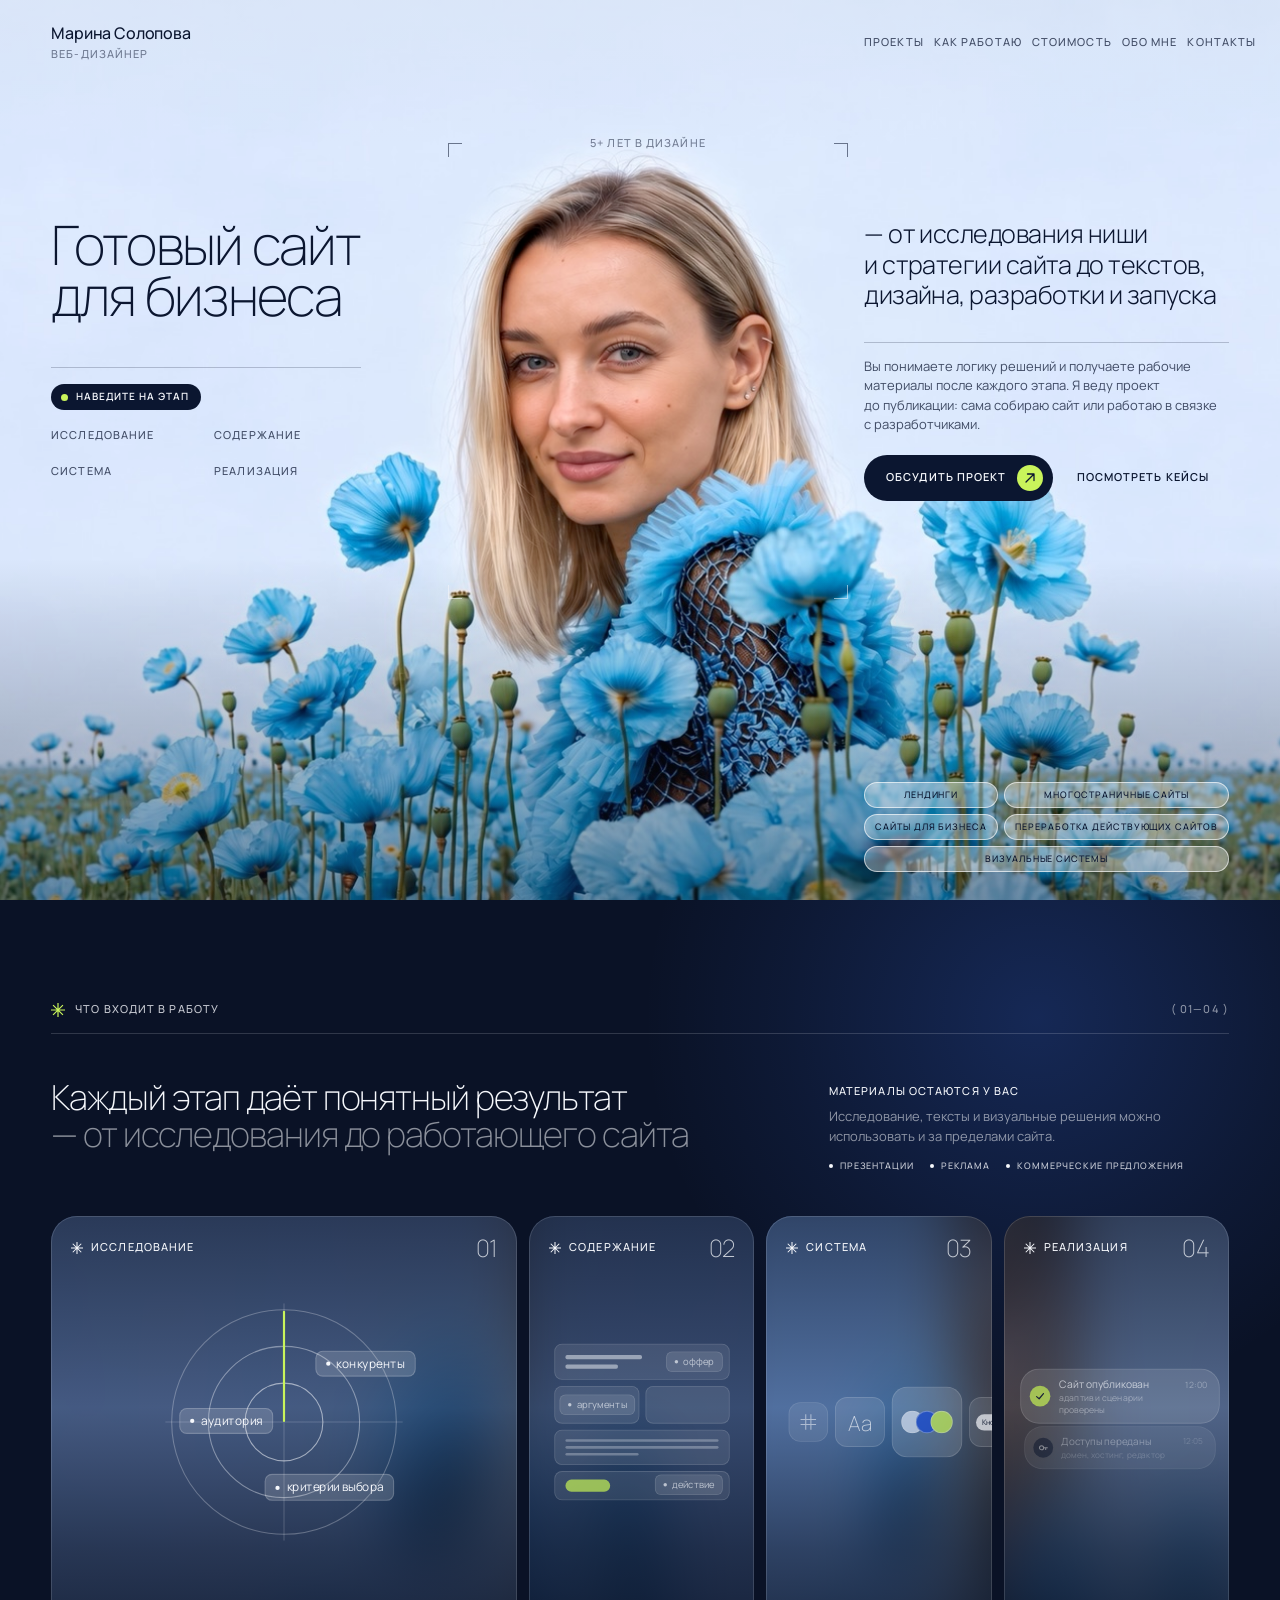
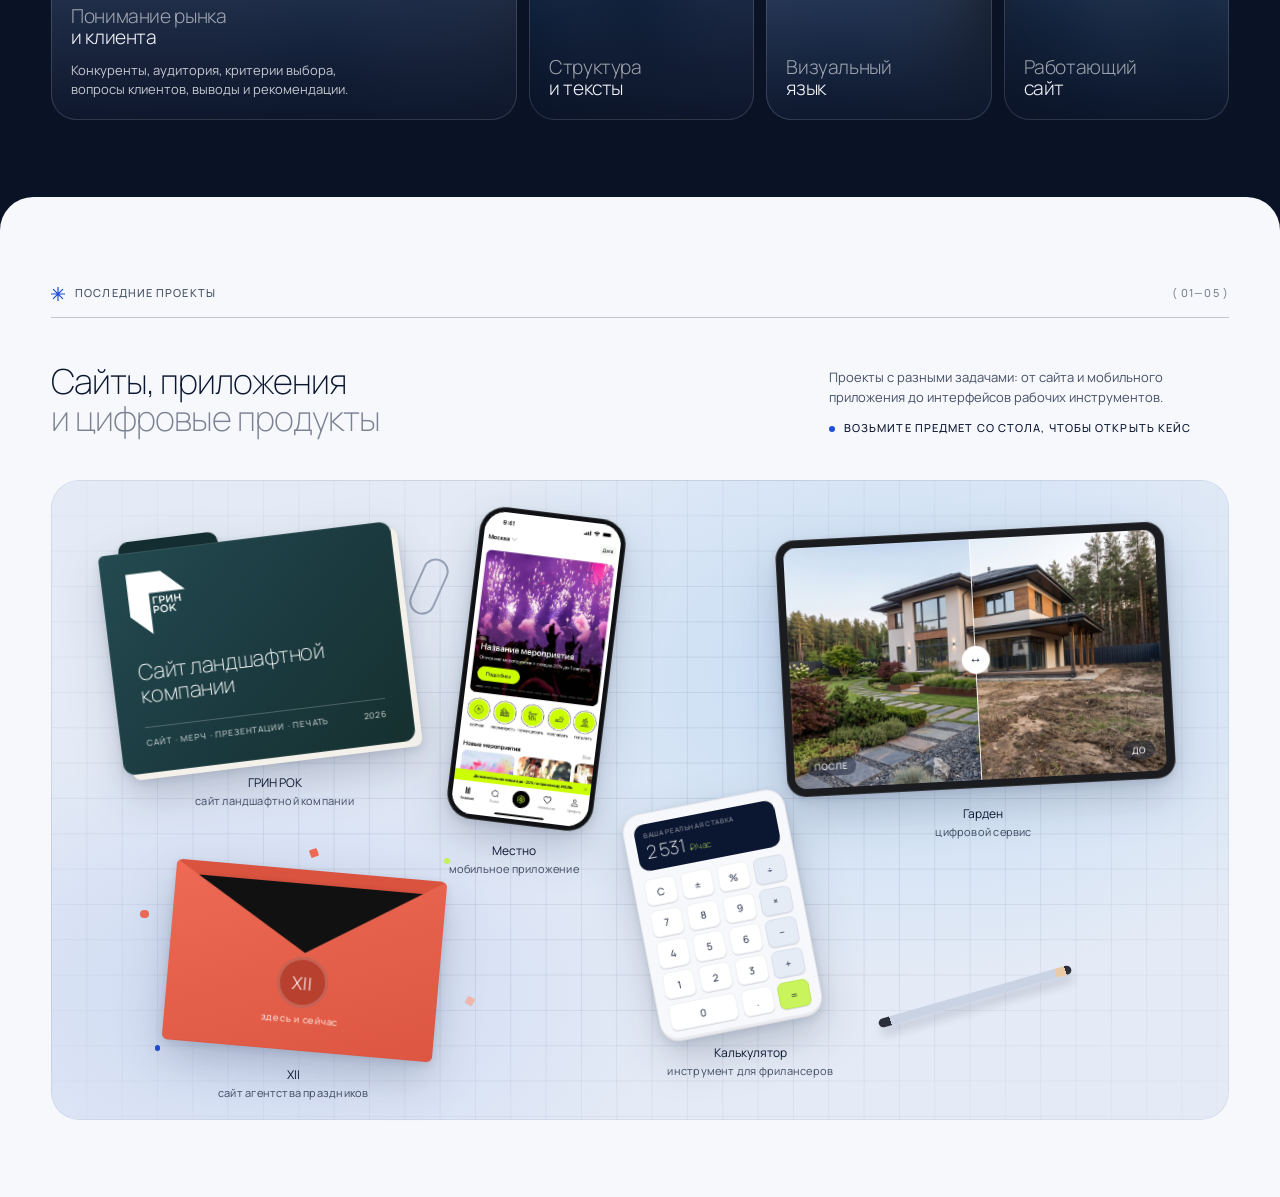
<file: index.html>
<!DOCTYPE html>
<html lang="ru">
<head>
<meta charset="UTF-8">
<meta name="viewport" content="width=device-width, initial-scale=1, viewport-fit=cover">
<title>Марина Солопова — сайты для бизнеса от исследования до запуска</title>
<meta name="description" content="Готовый сайт для бизнеса — от исследования ниши и стратегии сайта до текстов, дизайна, разработки и запуска. Марина Солопова, веб-дизайнер.">
<meta name="theme-color" content="#DCE6F6">
<link rel="preload" href="assets/fonts/Manrope-ExtraLight.woff2" as="font" type="font/woff2" crossorigin>
<link rel="preload" href="assets/img/hero-poster-v2.jpg" as="image">
<link rel="stylesheet" href="css/styles.css?v=45">
</head>
<body>
<a class="skip-link" href="#main">Перейти к содержимому</a>


<div class="menu" id="menu" role="dialog" aria-modal="true" aria-label="Меню" hidden>
  <div class="menu__top">
    <span class="top__name">Марина Солопова</span>
    <button class="menu__close" id="closeMenuBtn" type="button" aria-label="Закрыть меню"><span></span><span></span></button>
  </div>
  <ul class="menu__list">
    <li><i>01</i>Проекты</li>
    <li><i>02</i>Как работаю</li>
    <li><i>03</i>Стоимость</li>
    <li><i>04</i>Обо мне</li>
    <li><i>05</i>Контакты</li>
  </ul>
  <div class="menu__foot">
    <span class="top__status"><span class="dot" aria-hidden="true"></span>Открыта к проектам</span>
    <a class="btn" href="https://t.me/mariinasolopova" target="_blank" rel="noreferrer">Обсудить проект
      <svg class="arr" width="14" height="14" viewBox="0 0 14 14" fill="none" aria-hidden="true"><path d="M3 11L11 3M11 3H4.5M11 3V9.5" stroke="currentColor" stroke-width="1.3" stroke-linecap="round" stroke-linejoin="round"/></svg>
    </a>
  </div>
</div>

<main id="main">
  <section class="hero" id="hero">
    <header class="top">
      <div class="top__brand">
        <span class="top__name">Марина Солопова</span>
        <span class="top__role">Веб-дизайнер</span>
      </div>
      <nav class="top__nav" aria-label="Основная навигация">
        <ul>
          <li>Проекты</li>
          <li>Как работаю</li>
          <li>Стоимость</li>
          <li>Обо мне</li>
          <li>Контакты</li>
        </ul>
      </nav>
      <div class="top__side">
        <button class="burger" id="burgerBtn" type="button" aria-haspopup="dialog" aria-expanded="false" aria-controls="menu" aria-label="Открыть меню">
          <span></span><span></span>
        </button>
      </div>
    </header>

    <div class="hero__media">
      <video class="hero__video" id="heroVideo" poster="assets/img/hero-poster-v2.jpg" muted loop playsinline aria-hidden="true" tabindex="-1">
        <source src="assets/video/hero-loop-v2.mp4" type="video/mp4">
      </video>
      <div class="hero__shade" aria-hidden="true"></div>
      <div class="sweep" aria-hidden="true"></div>
      <div class="loadbar" aria-hidden="true"></div>

      <!-- Слои этапов: появляются поверх кадра при выборе этапа -->
      <div class="layers" aria-hidden="true">
        <div class="layer layer--1">
          <div class="layer__grid"></div>
          <span class="note note--l" style="--x:34%;--y:55.5%;--d:0"><b>конкуренты</b></span>
          <span class="note note--l" style="--x:27%;--y:68%;--d:1"><b>аудитория</b></span>
          <span class="note note--r" style="--x:60%;--y:63%;--d:2"><b>критерии выбора</b></span>
          <span class="note note--l note--up" style="--x:55%;--y:80%;--d:3"><b>вопросы клиентов</b></span>
        </div>
        <div class="layer layer--3">
          <div class="specimen"><span class="specimen__aa">Аа</span><span class="specimen__cap">Manrope<br>200 · 300 · 500</span></div>
          <div class="swatches">
            <span style="--c:#DCE6F6"><i></i>DCE6F6</span>
            <span style="--c:#6FB1EE"><i></i>6FB1EE</span>
            <span style="--c:#1F4FD8"><i></i>1F4FD8</span>
            <span style="--c:#0B1630"><i></i>0B1630</span>
            <span style="--c:#C9F45B"><i></i>C9F45B</span>
          </div>
          <div class="parts"><span class="parts__btn">Кнопка</span><span class="parts__chip">Тег</span><span class="parts__cap">компоненты</span></div>
        </div>
        <div class="layer layer--4">
          <div class="launch">
            <ul class="launch__list">
              <li style="--k:0">адаптив</li>
              <li style="--k:1">сценарии</li>
              <li style="--k:2">публикация</li>
            </ul>
            <div class="launch__btn"><span class="launch__go">Опубликовать</span><span class="launch__live"><i></i>Сайт в сети</span></div>
            <svg class="launch__cursor" width="18" height="20" viewBox="0 0 18 20" aria-hidden="true"><path d="M2 1.5v15l4.2-3.6 2.7 6 2.4-1.1-2.7-5.9 5.6-.4z" fill="#0B1630" stroke="#F6F8FC" stroke-width="1.4" stroke-linejoin="round"/></svg>
          </div>
        </div>
      </div>
    </div>

    <div class="wire" id="wire" aria-hidden="true"></div>
    <p class="stage-cap" id="stageCap" aria-hidden="true"></p>

    <div class="finder" aria-hidden="true">
      <span class="finder__c finder__c--tl"></span>
      <span class="finder__c finder__c--tr"></span>
      <span class="finder__c finder__c--bl"></span>
      <span class="finder__c finder__c--br"></span>
      <span class="finder__label finder__label--bottom">5+ лет в дизайне</span>
    </div>

    <h1 class="title title__a reveal" style="--i:1">Готовый сайт<br>для бизнеса</h1>

    <div class="stages reveal" style="--i:2">
      <p class="stages__hint"><span class="stages__dot" aria-hidden="true"></span>Наведите на этап</p>
      <ol class="stages__list" aria-label="Этапы работы">
      <li><button type="button" data-stage="1" data-cap="01 / Понимание рынка и клиента" aria-pressed="false" aria-label="Исследование: понимание рынка и клиента"><i>01</i><span>Исследование</span></button></li>
      <li><button type="button" data-stage="2" data-cap="02 / Структура и тексты" aria-pressed="false" aria-label="Содержание: структура и тексты"><i>02</i><span>Содержание</span></button></li>
      <li><button type="button" data-stage="3" data-cap="03 / Визуальный язык" aria-pressed="false" aria-label="Система: визуальный язык"><i>03</i><span>Система</span></button></li>
      <li><button type="button" data-stage="4" data-cap="04 / Работающий сайт" aria-pressed="false" aria-label="Реализация: работающий сайт"><i>04</i><span>Реализация</span></button></li>
      </ol>
    </div>

    <div class="side">
      <p class="title__b reveal" style="--i:3">— от&nbsp;исследования ниши и&nbsp;стратегии сайта до&nbsp;текстов, дизайна, разработки и&nbsp;запуска</p>
      <div class="cta reveal" style="--i:4">
        <p class="cta__text">Вы понимаете логику решений и&nbsp;получаете рабочие материалы после каждого этапа. Я&nbsp;веду проект до&nbsp;публикации: сама собираю сайт или работаю в&nbsp;связке с&nbsp;разработчиками.</p>
        <div class="cta__actions">
          <a class="btn" href="https://t.me/mariinasolopova" target="_blank" rel="noreferrer">Обсудить проект
            <svg class="arr" width="14" height="14" viewBox="0 0 14 14" fill="none" aria-hidden="true"><path d="M3 11L11 3M11 3H4.5M11 3V9.5" stroke="currentColor" stroke-width="1.3" stroke-linecap="round" stroke-linejoin="round"/></svg>
          </a>
          <a class="link" href="#case" data-scroll>Посмотреть кейсы</a>
        </div>
      </div>
    </div>

    <div class="lower">
      <ul class="tags reveal" style="--i:6" aria-label="С чем работаю">
        <li>Лендинги</li>
        <li>Многостраничные сайты</li>
        <li>Сайты для бизнеса</li>
        <li>Переработка действующих сайтов</li>
        <li>Визуальные системы</li>
      </ul>
    </div>

  </section>
  <section class="work" id="work" aria-labelledby="workTitle">
    <div class="work__head">
      <p class="work__cap">
        <svg class="spark" width="14" height="14" viewBox="0 0 14 14" aria-hidden="true"><path d="M7 0v14M0 7h14M2.05 2.05l9.9 9.9M11.95 2.05l-9.9 9.9" stroke="currentColor" stroke-width="1.2"/></svg>
        Что входит в&nbsp;работу
      </p>
      <p class="work__cap work__cap--dim">( 01—04 )</p>
    </div>
    <div class="work__intro">
      <h2 class="work__title" id="workTitle">Каждый этап даёт понятный<br class="br-m"> результат <span>—&nbsp;от&nbsp;исследования<br class="br-m"> до&nbsp;работающего сайта</span></h2>
      <div class="keep">
        <p class="keep__cap">Материалы остаются у&nbsp;вас</p>
        <p class="keep__text">Исследование, тексты и&nbsp;визуальные решения можно использовать и&nbsp;за&nbsp;пределами сайта.</p>
        <ul class="keep__uses">
          <li>Презентации</li>
          <li>Реклама</li>
          <li>Коммерческие предложения</li>
        </ul>
      </div>
    </div>

    <ol class="cards" id="cards">
      <li class="card is-open" style="--i:0; --bp:10% 62%; --tint:#7fa2d8; --lum:0.72" tabindex="0">
        <div class="card__bg" aria-hidden="true"></div>
        <div class="card__dots" aria-hidden="true"></div>
        <div class="card__top">
          <span class="card__name"><svg class="spark" width="12" height="12" viewBox="0 0 14 14" aria-hidden="true"><path d="M7 0v14M0 7h14M2.05 2.05l9.9 9.9M11.95 2.05l-9.9 9.9" stroke="currentColor" stroke-width="1.2"/></svg>Исследование</span>
          <span class="card__num">01</span>
        </div>
        <div class="card__art" aria-hidden="true">
          <div class="art art--radar">
            <svg viewBox="0 0 220 220" fill="none" stroke="currentColor" stroke-width="1">
              <circle cx="110" cy="110" r="104" opacity=".28"/>
              <circle cx="110" cy="110" r="70" opacity=".4"/>
              <circle cx="110" cy="110" r="36" opacity=".55"/>
              <path d="M110 0v220M0 110h220" opacity=".18"/>
            </svg>
            <span class="radar__arm" aria-hidden="true"></span>
            <span class="pin" style="left:63%; top:20%"><i></i>конкуренты</span>
            <span class="pin" style="left:6%; top:44%"><i></i>аудитория</span>
            <span class="pin" style="left:42%; top:72%"><i></i>критерии выбора</span>
          </div>
        </div>
        <div class="card__bottom">
          <h3 class="card__title"><span>Понимание рынка</span> и&nbsp;клиента</h3>
          <div class="card__more"><p class="card__text">Конкуренты, аудитория, критерии выбора, вопросы клиентов, выводы и&nbsp;рекомендации.</p></div>
        </div>
      </li>

      <li class="card" style="--i:1; --bp:88% 58%; --tint:#6f93cc; --lum:0.66" tabindex="0">
        <div class="card__bg" aria-hidden="true"></div>
        <div class="card__dots" aria-hidden="true"></div>
        <div class="card__top">
          <span class="card__name"><svg class="spark" width="12" height="12" viewBox="0 0 14 14" aria-hidden="true"><path d="M7 0v14M0 7h14M2.05 2.05l9.9 9.9M11.95 2.05l-9.9 9.9" stroke="currentColor" stroke-width="1.2"/></svg>Содержание</span>
          <span class="card__num">02</span>
        </div>
        <div class="card__art" aria-hidden="true">
          <div class="art art--page">
            <div class="pg pg--h"><b></b><b></b></div>
            <div class="pg pg--row"><i></i><i></i></div>
            <div class="pg pg--t"><b></b><b></b><b></b></div>
            <div class="pg pg--cta"><u></u></div>
            <span class="pin pin--a"><i></i>оффер</span>
            <span class="pin pin--b"><i></i>аргументы</span>
            <span class="pin pin--c"><i></i>действие</span>
          </div>
        </div>
        <div class="card__bottom">
          <h3 class="card__title"><span>Структура</span> и&nbsp;тексты</h3>
          <div class="card__more"><p class="card__text">Последовательность блоков, предложения, аргументы, тексты и&nbsp;интерактивный прототип.</p></div>
        </div>
      </li>

      <li class="card" style="--i:2; --bp:20% 60%; --tint:#86b6f2; --lum:0.8" tabindex="0">
        <div class="card__bg" aria-hidden="true"></div>
        <div class="card__dots" aria-hidden="true"></div>
        <div class="card__top">
          <span class="card__name"><svg class="spark" width="12" height="12" viewBox="0 0 14 14" aria-hidden="true"><path d="M7 0v14M0 7h14M2.05 2.05l9.9 9.9M11.95 2.05l-9.9 9.9" stroke="currentColor" stroke-width="1.2"/></svg>Система</span>
          <span class="card__num">03</span>
        </div>
        <div class="card__art" aria-hidden="true">
          <div class="art art--tiles">
            <span class="tile tile--s"><svg width="20" height="20" viewBox="0 0 20 20" fill="none" stroke="currentColor" stroke-width="1.2"><path d="M1 7h18M1 13h18M7 1v18M13 1v18"/></svg></span>
            <span class="tile tile--m"><em>Aa</em></span>
            <span class="tile tile--l"><i style="background:#DCE6F6"></i><i style="background:#1F4FD8"></i><i style="background:#C9F45B"></i></span>
            <span class="tile tile--m"><u>Кнопка</u></span>
            <span class="tile tile--s"><svg width="20" height="20" viewBox="0 0 20 20" fill="none" stroke="currentColor" stroke-width="1.2"><rect x="5.5" y="1" width="9" height="18" rx="2.5"/><path d="M9 16h2"/></svg></span>
          </div>
        </div>
        <div class="card__bottom">
          <h3 class="card__title"><span>Визуальный</span> язык</h3>
          <div class="card__more"><p class="card__text">Дизайн-концепция, мобильные версии, компоненты, правила графики и&nbsp;исходные файлы.</p></div>
        </div>
      </li>

      <li class="card" style="--i:3; --bp:72% 50%; --tint:#93b1de; --lum:0.74" tabindex="0">
        <div class="card__bg" aria-hidden="true"></div>
        <div class="card__dots" aria-hidden="true"></div>
        <div class="card__top">
          <span class="card__name"><svg class="spark" width="12" height="12" viewBox="0 0 14 14" aria-hidden="true"><path d="M7 0v14M0 7h14M2.05 2.05l9.9 9.9M11.95 2.05l-9.9 9.9" stroke="currentColor" stroke-width="1.2"/></svg>Реализация</span>
          <span class="card__num">04</span>
        </div>
        <div class="card__art" aria-hidden="true">
          <div class="art art--live">
            <div class="toast"><i><svg width="12" height="12" viewBox="0 0 12 12" fill="none" stroke="currentColor" stroke-width="1.4" stroke-linecap="round" stroke-linejoin="round"><path d="M2 6.5 5 9l5-6"/></svg></i><p>Сайт опубликован<small>адаптив и&nbsp;сценарии проверены</small></p><time>12:00</time></div>
            <div class="toast toast--2"><i><svg width="12" height="12" viewBox="0 0 12 12" fill="none" stroke="currentColor" stroke-width="1.3" stroke-linecap="round"><circle cx="4" cy="6" r="2.5"/><path d="M6.5 6H11M9 6v2"/></svg></i><p>Доступы переданы<small>домен, хостинг, редактор</small></p><time>12:05</time></div>
          </div>
        </div>
        <div class="card__bottom">
          <h3 class="card__title"><span>Работающий</span> сайт</h3>
          <div class="card__more"><p class="card__text">Адаптивная реализация, проверка основных сценариев, публикация и&nbsp;передача доступов.</p></div>
        </div>
      </li>
    </ol>
  </section>
  <section class="desk" id="case" aria-labelledby="deskTitle" tabindex="-1">
    <div class="desk__head">
      <p class="desk__cap"><svg class="spark" width="14" height="14" viewBox="0 0 14 14" aria-hidden="true"><path d="M7 0v14M0 7h14M2.05 2.05l9.9 9.9M11.95 2.05l-9.9 9.9" stroke="currentColor" stroke-width="1.2"/></svg>Последние проекты</p>
      <p class="desk__cap desk__cap--dim">( 01—05 )</p>
    </div>
    <div class="desk__intro">
      <h2 class="desk__title" id="deskTitle">Сайты, приложения <span>и&nbsp;цифровые продукты</span></h2>
      <div class="desk__lead">
        <p>Проекты с&nbsp;разными задачами: от&nbsp;сайта и&nbsp;мобильного приложения до&nbsp;интерфейсов рабочих инструментов.</p>
        <p class="desk__hint"><i aria-hidden="true"></i>Возьмите предмет со&nbsp;стола, чтобы открыть кейс</p>
      </div>
    </div>

    <div class="desk__stage" id="deskStage">
      <div class="desk__surface" aria-hidden="true"></div>
      <span class="deco deco--pencil" aria-hidden="true"></span>
      <span class="deco deco--clip" aria-hidden="true"></span>
      <span class="deco deco--confetti" aria-hidden="true"><i></i><i></i><i></i><i></i><i></i><i></i></span>

      <button type="button" class="obj obj--folder" data-case="greenrock" style="--d:0; --r:-7deg">
        <span class="obj__body">
          <span class="folder__tab"></span>
          <span class="folder__cover">
            <svg class="folder__mark" viewBox="0 0 300 300" aria-hidden="true"><path fill="currentColor" d="M129.508 158.5V129H149.424V133.678H134.667V158.5H129.508ZM154.615 158.5V129H166.285C169.725 129 172.459 129.898 174.489 131.697C176.519 133.495 177.533 135.911 177.533 138.945C177.533 142.12 176.406 144.592 174.15 146.362C171.924 148.132 169.104 149.017 165.694 149.017H159.816V158.5H154.615ZM159.816 144.34H165.863C167.808 144.34 169.358 143.848 170.514 142.864C171.67 141.881 172.248 140.589 172.248 138.987C172.248 137.302 171.67 136.009 170.514 135.11C169.386 134.183 167.836 133.72 165.863 133.72H159.816V144.34ZM182.86 158.5V129H187.977V150.534L202.945 129H207.808V158.5H202.692V137.007L187.765 158.5H182.86ZM215.482 158.5V129H220.684V141.263H234.807V129H240.008V158.5H234.807V146.067H220.684V158.5H215.482Z"/><path fill="currentColor" d="M128.016 195.493V166.005H139.636C143.061 166.005 145.784 166.904 147.804 168.701C149.825 170.498 150.836 172.914 150.836 175.947C150.836 179.12 149.713 181.591 147.467 183.361C145.25 185.13 142.443 186.015 139.047 186.015H133.194V195.493H128.016ZM133.194 181.339H139.215C141.152 181.339 142.696 180.847 143.846 179.864C144.997 178.881 145.573 177.589 145.573 175.989C145.573 174.304 144.997 173.012 143.846 172.113C142.724 171.186 141.18 170.723 139.215 170.723H133.194V181.339ZM181.276 191.533C178.357 194.51 174.665 195.999 170.202 195.999C165.739 195.999 162.062 194.524 159.171 191.575C156.28 188.627 154.834 185.018 154.834 180.749C154.834 176.536 156.294 172.941 159.213 169.965C162.132 166.988 165.823 165.499 170.287 165.499C174.749 165.499 178.427 166.974 181.318 169.923C184.209 172.871 185.654 176.48 185.654 180.749C185.654 184.962 184.195 188.556 181.276 191.533ZM163.087 188.205C164.995 190.228 167.396 191.238 170.287 191.238C173.178 191.238 175.549 190.228 177.402 188.205C179.283 186.184 180.223 183.698 180.223 180.749C180.223 177.828 179.269 175.357 177.36 173.335C175.479 171.285 173.094 170.259 170.202 170.259C167.311 170.259 164.925 171.27 163.044 173.293C161.192 175.314 160.266 177.8 160.266 180.749C160.266 183.67 161.206 186.155 163.087 188.205ZM191.911 195.493V166.005H197.09V180.833L211.111 166.005H217.468L205.216 178.685L218.016 195.493H211.742L201.68 182.223L197.09 186.942V195.493H191.911Z"/><path fill="currentColor" d="M32.5156 29.499H171.907L261.516 113.741H116.435V276.499L32.5156 200.436V29.499Z"/></svg>
            <span class="folder__line">Сайт ландшафтной компании</span>
            <span class="folder__foot"><span>Сайт · Мерч · Презентации · Печать</span><span>2026</span></span>
          </span>
          <span class="folder__page"></span>
        </span>
        <span class="obj__tag">ГРИН РОК<small>сайт ландшафтной компании</small></span>
      </button>

      <button type="button" class="obj obj--phone" data-case="mestno" style="--d:1; --r:7deg">
        <span class="obj__body">
          <span class="phone__screen"><img src="assets/img/projects/mestno-screen-v2.jpg" width="923" height="2000" alt="" loading="lazy" decoding="async"></span>
        </span>
        <span class="obj__tag">Местно<small>мобильное приложение</small></span>
      </button>

      <button type="button" class="obj obj--tablet" data-case="garden" style="--d:2; --r:-3deg">
        <span class="obj__body">
          <span class="tablet__screen" style="--pos:50%">
            <img class="ba ba--before" src="assets/img/projects/garden-before.jpg" width="1200" height="670" alt="" loading="lazy" decoding="async">
            <img class="ba ba--after" src="assets/img/projects/garden-after.jpg" width="1200" height="670" alt="" loading="lazy" decoding="async">
            <span class="ba__line"><span>↔</span></span>
            <span class="ba__cap ba__cap--l">после</span><span class="ba__cap ba__cap--r">до</span>
          </span>
        </span>
        <span class="obj__tag">Гарден<small>цифровой сервис</small></span>
      </button>

      <button type="button" class="obj obj--envelope" data-case="xii" style="--d:3; --r:5deg">
        <span class="obj__body">
          <span class="env__card"><img src="assets/img/projects/xii-site.jpg" width="800" height="500" alt="" loading="lazy" decoding="async"></span>
          <span class="env__back"></span>
          <span class="env__front"><span class="env__seal">XII</span><span class="env__to">здесь и&nbsp;сейчас</span></span>
        </span>
        <span class="obj__tag">XII<small>сайт агентства праздников</small></span>
      </button>

      <button type="button" class="obj obj--calc" data-case="calc" style="--d:4; --r:-11deg">
        <span class="obj__body">
          <span class="calc__display"><small>ваша реальная ставка</small>2&nbsp;531 <em>₽/час</em></span>
          <span class="calc__keys"><i class="calc__k">C</i><i class="calc__k">±</i><i class="calc__k">%</i><i class="calc__k calc__op">÷</i><i class="calc__k">7</i><i class="calc__k">8</i><i class="calc__k">9</i><i class="calc__k calc__op">×</i><i class="calc__k">4</i><i class="calc__k">5</i><i class="calc__k">6</i><i class="calc__k calc__op">−</i><i class="calc__k">1</i><i class="calc__k">2</i><i class="calc__k">3</i><i class="calc__k calc__op">+</i><i class="calc__k calc__zero">0</i><i class="calc__k">.</i><i class="calc__k calc__eq">=</i></span>
        </span>
        <span class="obj__tag">Калькулятор<small>инструмент для фрилансеров</small></span>
      </button>
    </div>

    <!-- Раскрытый кейс -->
    <div class="sheet" id="sheet" hidden>
      <div class="sheet__backdrop" data-close></div>
      <div class="sheet__panel" role="dialog" aria-modal="true" aria-labelledby="sheetTitle" tabindex="-1">
        <button type="button" class="sheet__close" data-close aria-label="Закрыть кейс">
          <svg width="16" height="16" viewBox="0 0 16 16" fill="none" stroke="currentColor" stroke-width="1.3" aria-hidden="true"><path d="M3 3l10 10M13 3L3 13"/></svg>
        </button>
        <div class="sheet__body" id="sheetBody"></div>
      </div>
    </div>

    <template id="case-greenrock">
      <div class="cs cs--greenrock" style="--tile:4 / 3">
      <header class="cs__head">
        <p class="cs__cap">Ландшафтная&nbsp;архитектура · Сайт&nbsp;ландшафтной&nbsp;компании</p>
        <h3 class="cs__title" id="sheetTitle">ГРИН РОК <span>— от&nbsp;устаревшего сайта к&nbsp;единой системе коммуникаций</span></h3>
        <div class="cs__lead"><p class="cs__intro">Студия проектирует и&nbsp;строит частные сады, общественные пространства и&nbsp;глэмпинги. Нужно было показать глубину её&nbsp;работы, а&nbsp;не&nbsp;ещё одного подрядчика по&nbsp;озеленению.</p><dl class="cs__meta"><div><dt>Клиент</dt><dd>ГРИН РОК</dd></div><div><dt>Формат</dt><dd>Сайт и&nbsp;система материалов</dd></div><div><dt>Год</dt><dd>2026</dd></div></dl></div>
      </header>
      <figure class="cs__cover"><img src="assets/img/cases/gr-old.jpg" alt="Было: старый сайт" decoding="async"><figcaption>Было: старый сайт</figcaption></figure>
      <div class="cs__cols">
        <div class="cs__blocks"><div class="cs__block"><h4>Задача</h4><p>Старый сайт и&nbsp;презентации не&nbsp;показывали глубину работы студии. Компания выглядела как&nbsp;один из&nbsp;многих исполнителей по&nbsp;озеленению, а&nbsp;у&nbsp;клиента не&nbsp;складывалось ощущение, что&nbsp;за&nbsp;проектом стоит архитектурное бюро.</p></div><div class="cs__block"><h4>Решение</h4><p>Я&nbsp;исследовала конкурентов и&nbsp;аудиторию, пересобрала структуру и&nbsp;тексты, создала дизайн сайта и&nbsp;развила существующую айдентику во&nbsp;всех материалах: от&nbsp;коммерческого предложения до&nbsp;лент и&nbsp;табличек на&nbsp;объекте.</p></div><div class="cs__block"><h4>Результат</h4><p>Команда получила единый смысловой и&nbsp;визуальный язык. Стало проще раскрывать подход, показывать масштаб проектов и&nbsp;презентовать услуги клиентам.</p></div></div>
        <div class="cs__done"><h4>Что я&nbsp;сделала</h4><ol><li>Исследование конкурентов и&nbsp;аудитории</li><li>Структура и&nbsp;тексты сайта</li><li>Дизайн сайта и&nbsp;мобильной версии</li><li>UI-kit и&nbsp;правила графики</li><li>Коммерческое предложение в&nbsp;виде журнала</li><li>Презентации и&nbsp;рабочая документация</li><li>Мерч и&nbsp;форма для&nbsp;команды</li><li>Носители для&nbsp;объектов</li><li>Контроль разработки</li></ol></div>
      </div>
      <section class="cs__group"><div class="cs__gh"><h4>Сайт</h4><p>Новый сайт рассказывает о&nbsp;подходе студии, показывает проекты и&nbsp;ведёт к&nbsp;заявке. Отдельно продумана мобильная версия.</p></div><div class="cs__grid cs__grid--2"><figure class="cs__fig cs__fig--wide"><div class="cs__ph"><img src="assets/img/cases/gr-site-1.jpg" alt="Сайт на десктопе и телефоне" loading="lazy" decoding="async"></div><figcaption>Сайт на десктопе и телефоне</figcaption></figure><figure class="cs__fig"><div class="cs__ph"><img src="assets/img/cases/gr-site-2.jpg" alt="Форма заявки" loading="lazy" decoding="async"></div><figcaption>Форма заявки</figcaption></figure><figure class="cs__fig"><div class="cs__ph"><img src="assets/img/cases/gr-site-3.jpg" alt="Что вы получаете, работая с Грин Рок" loading="lazy" decoding="async"></div><figcaption>Что вы получаете, работая с Грин Рок</figcaption></figure></div></section><section class="cs__group"><div class="cs__gh"><h4>Коммерческое предложение</h4><p>Вместо сухого КП — журнал о&nbsp;проектах студии, который хочется листать и&nbsp;оставить себе.</p></div><div class="cs__grid cs__grid--2"><figure class="cs__fig"><div class="cs__ph"><img src="assets/img/cases/gr-journal-1.jpg" alt="Разворот журнала" loading="lazy" decoding="async"></div><figcaption>Разворот журнала</figcaption></figure><figure class="cs__fig"><div class="cs__ph" style="--op:50% 50%"><img src="assets/img/cases/gr-journal-2.jpg" alt="Обложка журнала" loading="lazy" decoding="async"></div><figcaption>Обложка журнала</figcaption></figure></div></section><section class="cs__group"><div class="cs__gh"><h4>Презентации и документация</h4><p>Рабочие документы и&nbsp;презентации проектов в&nbsp;той же&nbsp;системе, что&nbsp;и&nbsp;сайт.</p></div><div class="cs__grid cs__grid--2"><figure class="cs__fig"><div class="cs__ph"><img src="assets/img/cases/gr-docs.jpg" alt="Рабочая документация в фирменной коробке" loading="lazy" decoding="async"></div><figcaption>Рабочая документация в фирменной коробке</figcaption></figure><figure class="cs__fig"><div class="cs__ph"><img src="assets/img/cases/gr-presentation.jpg" alt="Презентация проекта" loading="lazy" decoding="async"></div><figcaption>Презентация проекта</figcaption></figure></div></section><section class="cs__group"><div class="cs__gh"><h4>Мерч</h4><p>Худи и&nbsp;футболки для&nbsp;команды и&nbsp;клиентов: спокойная графика и&nbsp;фразы студии.</p></div><div class="cs__grid cs__grid--2"><figure class="cs__fig"><div class="cs__ph" style="--op:50% 40%"><img src="assets/img/cases/gr-hoodie.jpg" alt="Худи" loading="lazy" decoding="async"></div><figcaption>Худи</figcaption></figure><figure class="cs__fig"><div class="cs__ph" style="--op:50% 35%"><img src="assets/img/cases/gr-tshirt.jpg" alt="Футболка" loading="lazy" decoding="async"></div><figcaption>Футболка</figcaption></figure></div></section><section class="cs__group"><div class="cs__gh"><h4>Носители на объектах</h4><p>Баннер, таблички и&nbsp;строительная лента: объект выглядит аккуратно и&nbsp;узнаваемо даже во&nbsp;время работ.</p></div><div class="cs__grid cs__grid--2"><figure class="cs__fig"><div class="cs__ph"><img src="assets/img/cases/gr-banner.jpg" alt="Баннер о текущем этапе" loading="lazy" decoding="async"></div><figcaption>Баннер о текущем этапе</figcaption></figure><figure class="cs__fig"><div class="cs__ph"><img src="assets/img/cases/gr-plantings.jpg" alt="Таблички «Новая посадка»" loading="lazy" decoding="async"></div><figcaption>Таблички «Новая посадка»</figcaption></figure><figure class="cs__fig"><div class="cs__ph"><img src="assets/img/cases/gr-tape.jpg" alt="Строительная лента" loading="lazy" decoding="async"></div><figcaption>Строительная лента</figcaption></figure></div></section>
      <footer class="cs__foot"><ul class="cs__tags"><li>Исследование</li><li>Структура и тексты</li><li>Сайт</li><li>Мобильная версия</li><li>Презентации</li><li>Журнал</li><li>Мерч</li><li>Визуализации</li><li>Контроль разработки</li></ul><div class="cs__links"><a class="btn" href="https://www.behance.net/gallery/256735759/Green-Rock-Digital-Ecosystem-for-Landscape-Studio" target="_blank" rel="noreferrer">Полный проект на&nbsp;Behance<svg class="arr" width="14" height="14" viewBox="0 0 14 14" fill="none" aria-hidden="true"><path d="M3 11L11 3M11 3H4.5M11 3V9.5" stroke="currentColor" stroke-width="1.3" stroke-linecap="round" stroke-linejoin="round"/></svg></a><a class="link" href="https://green-rock.ru" target="_blank" rel="noreferrer">green-rock.ru</a></div></footer>
      </div>
    </template>
    <template id="case-mestno">
      <div class="cs cs--mestno" style="--tile:1 / 1">
      <header class="cs__head">
        <p class="cs__cap">Мобильное&nbsp;приложение · Досуг&nbsp;и&nbsp;мероприятия · AI</p>
        <h3 class="cs__title" id="sheetTitle">Местно <span>—<br>городской гид в&nbsp;кармане</span></h3>
        <div class="cs__lead"><p class="cs__intro">Приложение для&nbsp;поиска и&nbsp;бронирования локальных событий: концертов, лекций, прогулок, пробежек и&nbsp;встреч. Цель — дать быстрый персональный доступ к&nbsp;самым интересным событиям в&nbsp;городе.</p><dl class="cs__meta"><div><dt>Тип</dt><dd>iOS-приложение</dd></div><div><dt>Роль</dt><dd>UX/UI-дизайн</dd></div><div><dt>Год</dt><dd>2025</dd></div></dl></div>
      </header>
      <figure class="cs__cover"><img src="assets/img/cases/mestno-cover.jpg" alt="Обложка проекта" decoding="async"><figcaption>Обложка проекта</figcaption></figure>
      <div class="cs__cols">
        <div class="cs__blocks"><div class="cs__block"><h4>Проблема</h4><p>Люди перегружены информацией: соцсети, афиши, группы. Не&nbsp;хватает персонализации и&nbsp;нормальных фильтров, а&nbsp;бронировать неудобно.</p></div><div class="cs__block"><h4>Решение</h4><p>Персональные подборки, карта событий поблизости, быстрая покупка билета и&nbsp;интеграция с&nbsp;календарём. AI-помощник знает интересы и&nbsp;предлагает подходящие события.</p></div><div class="cs__block"><h4>Результат</h4><p>Путь от&nbsp;«чем заняться вечером» до&nbsp;билета — за&nbsp;несколько касаний и&nbsp;в&nbsp;одном приложении.</p></div></div>
        <div class="cs__done"><h4>Что я&nbsp;сделала</h4><ol><li>Анализ проблемы и&nbsp;сценарии</li><li>Структура и&nbsp;вайрфреймы</li><li>Айдентика и&nbsp;визуальная система</li><li>Онбординг и&nbsp;выбор интересов</li><li>Главная, поиск и&nbsp;карта</li><li>AI-помощник</li><li>Карточка события и&nbsp;бронирование</li><li>Профиль и&nbsp;подборки</li><li>Прототип</li></ol></div>
      </div>
      <section class="cs__group"><div class="cs__gh"><h4>Айдентика и идея</h4><p>Яркий лаймовый акцент и&nbsp;знак «М» — приложение узнаётся с&nbsp;первого взгляда на&nbsp;экране телефона.</p></div><div class="cs__grid cs__grid--2"><figure class="cs__fig cs__fig--contain"><div class="cs__ph"><img src="assets/img/cases/mestno-3.jpg" alt="Айдентика и иконка" loading="lazy" decoding="async"></div><figcaption>Айдентика и иконка</figcaption></figure><figure class="cs__fig cs__fig--contain"><div class="cs__ph"><img src="assets/img/cases/mestno-5.jpg" alt="Проблема и решение" loading="lazy" decoding="async"></div><figcaption>Проблема и решение</figcaption></figure></div></section><section class="cs__group"><div class="cs__gh"><h4>Сценарии и экраны</h4><p>От&nbsp;онбординга и&nbsp;выбора интересов до&nbsp;карты, AI-помощника и&nbsp;карточки события.</p></div><div class="cs__grid cs__grid--2"><figure class="cs__fig cs__fig--contain"><div class="cs__ph"><img src="assets/img/cases/mestno-7.jpg" alt="Онбординг" loading="lazy" decoding="async"></div><figcaption>Онбординг</figcaption></figure><figure class="cs__fig cs__fig--contain"><div class="cs__ph"><img src="assets/img/cases/mestno-8.jpg" alt="Главная и карта" loading="lazy" decoding="async"></div><figcaption>Главная и карта</figcaption></figure><figure class="cs__fig cs__fig--contain"><div class="cs__ph"><img src="assets/img/cases/mestno-9.jpg" alt="AI-помощник" loading="lazy" decoding="async"></div><figcaption>AI-помощник</figcaption></figure><figure class="cs__fig cs__fig--contain"><div class="cs__ph"><img src="assets/img/cases/mestno-10.jpg" alt="Карточка события" loading="lazy" decoding="async"></div><figcaption>Карточка события</figcaption></figure><figure class="cs__fig cs__fig--contain"><div class="cs__ph"><img src="assets/img/cases/mestno-11.jpg" alt="Профиль и подборки" loading="lazy" decoding="async"></div><figcaption>Профиль и подборки</figcaption></figure><figure class="cs__fig cs__fig--contain"><div class="cs__ph"><img src="assets/img/cases/mestno-12.jpg" alt="Подписка" loading="lazy" decoding="async"></div><figcaption>Подписка</figcaption></figure><figure class="cs__fig cs__fig--contain"><div class="cs__ph"><img src="assets/img/cases/mestno-13.jpg" alt="Экраны приложения" loading="lazy" decoding="async"></div><figcaption>Экраны приложения</figcaption></figure></div></section>
      <footer class="cs__foot"><ul class="cs__tags"><li>Сценарии</li><li>Структура</li><li>Интерфейс</li><li>Прототип</li></ul></footer>
      </div>
    </template>
    <template id="case-garden">
      <div class="cs cs--garden" style="--tile:4 / 5">
      <header class="cs__head">
        <p class="cs__cap">Цифровой&nbsp;сервис · Загородные&nbsp;участки</p>
        <h3 class="cs__title" id="sheetTitle">Гарден <span>— покажем,<br>каким может стать ваш участок</span></h3>
        <div class="cs__lead"><p class="cs__intro">Сервис для&nbsp;владельцев загородных домов: по&nbsp;фотографиям участка показывает варианты благоустройства, считает ориентировочный бюджет и&nbsp;помогает перейти к&nbsp;реализации. Главная мысль — не&nbsp;продавать дизайн, а&nbsp;помочь человеку принять решение о&nbsp;своём участке.</p><dl class="cs__meta"><div><dt>Тип</dt><dd>Веб-сервис</dd></div><div><dt>Роль</dt><dd>Исследование, UX/UI</dd></div><div><dt>Год</dt><dd>2026</dd></div></dl></div>
      </header>
      <figure class="cs__cover cs__cover--tall"><img src="assets/img/projects/garden-landing.jpg" alt="Главная страница: первый экран и «как работает Гарден»" decoding="async"><figcaption>Главная страница: первый экран и «как работает Гарден»</figcaption></figure>
      <div class="cs__cols">
        <div class="cs__blocks"><div class="cs__block"><h4>Задача</h4><p>Провести человека по&nbsp;пути «у&nbsp;меня есть участок → покажите, что&nbsp;с&nbsp;ним можно сделать → получить проект» и&nbsp;проверить, готовы ли&nbsp;люди доверять AI вместе со&nbsp;специалистом и&nbsp;платить за&nbsp;результат.</p></div><div class="cs__block"><h4>Решение</h4><p>Вместо формы на&nbsp;25 вопросов — короткая анкета внутри продукта: фото, данные участка, стиль картинками, образ жизни, бюджет. Результат — концепция, «до/после» и&nbsp;смета по&nbsp;работам.</p></div><div class="cs__block"><h4>Юзерфлоу</h4><p>Сценарий из&nbsp;брифа на&nbsp;13 экранов сведён к&nbsp;10: однородные шаги объединены, ни&nbsp;одно нужное поле не&nbsp;потеряно.</p></div></div>
        <div class="cs__done"><h4>Что я&nbsp;сделала</h4><ol><li>Исследование рынка и&nbsp;пяти референсов</li><li>Спецификация пилота и&nbsp;гипотезы</li><li>UX-архитектура и&nbsp;юзерфлоу</li><li>Текстовый вайрфрейм и&nbsp;контент</li><li>Логотип</li><li>Дизайн главной страницы</li><li>Анкета на&nbsp;5 шагов: десктоп и&nbsp;телефон</li><li>HTML-прототипы</li></ol></div>
      </div>
      <section class="cs__group"><div class="cs__gh"><h4>Главная страница</h4><p>Лендинг как&nbsp;продукт: «до/после», разбивка бюджета и&nbsp;уровни вложений вместо длинного рассказа о&nbsp;преимуществах.</p></div><div class="cs__grid cs__grid--2"><figure class="cs__fig"><div class="cs__ph" style="--op:50% 0%"><img src="assets/img/projects/garden-main-2.jpg" alt="«До/после» и бюджет" loading="lazy" decoding="async"></div><figcaption>«До/после» и бюджет</figcaption></figure><figure class="cs__fig"><div class="cs__ph" style="--op:50% 0%"><img src="assets/img/projects/garden-main-1.jpg" alt="Как устроен сервис" loading="lazy" decoding="async"></div><figcaption>Как устроен сервис</figcaption></figure><figure class="cs__fig"><div class="cs__ph" style="--op:50% 0%"><img src="assets/img/projects/garden-main-3.jpg" alt="Уровни вложений и реализация" loading="lazy" decoding="async"></div><figcaption>Уровни вложений и реализация</figcaption></figure><figure class="cs__fig"><div class="cs__ph" style="--op:50% 0%"><img src="assets/img/projects/garden-form.jpg" alt="Анкета: десктоп и телефон" loading="lazy" decoding="async"></div><figcaption>Анкета: десктоп и телефон</figcaption></figure></div></section>
      <footer class="cs__foot"><ul class="cs__tags"><li>Исследование</li><li>UX-архитектура</li><li>Юзерфлоу</li><li>Анкета</li><li>Интерфейс</li><li>Прототип</li></ul></footer>
      </div>
    </template>
    <template id="case-xii">
      <div class="cs cs--xii" style="--tile:16 / 8.4">
      <header class="cs__head">
        <p class="cs__cap">Сайт&nbsp;агентства&nbsp;праздников · Тула,&nbsp;Калуга,&nbsp;Москва</p>
        <h3 class="cs__title" id="sheetTitle">XII <span>— организация свадеб и&nbsp;праздников</span></h3>
        <div class="cs__lead"><p class="cs__intro">Агентство берёт на&nbsp;себя идею, сценарий, площадку, команду и&nbsp;координацию праздника. Около 80% заказов — свадьбы. Слоган — «Здесь и&nbsp;сейчас».</p><dl class="cs__meta"><div><dt>Тип</dt><dd>Сайт под&nbsp;ключ</dd></div><div><dt>Роль</dt><dd>От&nbsp;исследования до&nbsp;запуска</dd></div><div><dt>Год</dt><dd>2026</dd></div></dl></div>
      </header>
      <figure class="cs__cover"><img src="assets/img/cases/xii-8.jpg" alt="Главный экран сайта" decoding="async"><figcaption>Главный экран сайта</figcaption></figure>
      <div class="cs__cols">
        <div class="cs__blocks"><div class="cs__block"><h4>Задача</h4><p>Собрать сайт, который отличает агентство от&nbsp;десятков организаторов с&nbsp;обещанием «идеальной свадьбы» и&nbsp;сразу ведёт к&nbsp;звонку или&nbsp;сообщению в&nbsp;Telegram.</p></div><div class="cs__block"><h4>Позиционирование</h4><p>После разбора аудитории и&nbsp;крупнейших агентств выбрали честную позицию: показываем, как&nbsp;всё&nbsp;устроено, и&nbsp;готовимся так, чтобы клиенту было приятно, а&nbsp;не&nbsp;страшно. Один человек отвечает за&nbsp;всё.</p></div><div class="cs__block"><h4>Решение</h4><p>Структура от&nbsp;праздников к&nbsp;подходу: форматы «Организация» и&nbsp;«Координация» с&nbsp;ценой от, 12 сфер, из&nbsp;которых складывается праздник, сценарий дня, рассказ об&nbsp;основательнице и&nbsp;частые вопросы. Тёмный праздничный дизайн с&nbsp;коралловым акцентом.</p></div><div class="cs__block"><h4>Результат</h4><p>Сайт опубликован на&nbsp;12agency.ru и&nbsp;работает на&nbsp;заявки.</p></div></div>
        <div class="cs__done"><h4>Что я&nbsp;сделала</h4><ol><li>Исследование аудитории</li><li>Анализ конкурентов</li><li>Позиционирование</li><li>Структура и&nbsp;тексты</li><li>Концепции и&nbsp;прототип</li><li>Дизайн</li><li>Сборка и&nbsp;публикация</li></ol></div>
      </div>
      <section class="cs__group"><div class="cs__gh"><h4>Блоки сайта</h4><p>Каждый блок отвечает на&nbsp;вопрос клиента: что&nbsp;вы&nbsp;делаете, сколько стоит, кто за&nbsp;это&nbsp;отвечает.</p></div><div class="cs__grid cs__grid--2"><figure class="cs__fig cs__fig--contain"><div class="cs__ph"><img src="assets/img/cases/xii-1.jpg" alt="12 месяцев, 12 сфер жизни" loading="lazy" decoding="async"></div><figcaption>12 месяцев, 12 сфер жизни</figcaption></figure><figure class="cs__fig cs__fig--contain"><div class="cs__ph"><img src="assets/img/cases/xii-2.jpg" alt="Какие праздники организуем" loading="lazy" decoding="async"></div><figcaption>Какие праздники организуем</figcaption></figure><figure class="cs__fig cs__fig--contain"><div class="cs__ph"><img src="assets/img/cases/xii-3.jpg" alt="Галерея праздников" loading="lazy" decoding="async"></div><figcaption>Галерея праздников</figcaption></figure><figure class="cs__fig cs__fig--contain"><div class="cs__ph"><img src="assets/img/cases/xii-4.jpg" alt="Форматы и цены" loading="lazy" decoding="async"></div><figcaption>Форматы и цены</figcaption></figure><figure class="cs__fig cs__fig--contain"><div class="cs__ph"><img src="assets/img/cases/xii-5.jpg" alt="Остальное мы берём на себя" loading="lazy" decoding="async"></div><figcaption>Остальное мы берём на себя</figcaption></figure><figure class="cs__fig cs__fig--contain"><div class="cs__ph"><img src="assets/img/cases/xii-6.jpg" alt="12 сфер праздника" loading="lazy" decoding="async"></div><figcaption>12 сфер праздника</figcaption></figure><figure class="cs__fig cs__fig--contain"><div class="cs__ph"><img src="assets/img/cases/xii-7.jpg" alt="Финальный призыв и подвал" loading="lazy" decoding="async"></div><figcaption>Финальный призыв и подвал</figcaption></figure></div></section>
      <footer class="cs__foot"><ul class="cs__tags"><li>Исследование</li><li>Позиционирование</li><li>Структура и тексты</li><li>Дизайн</li><li>Сайт</li></ul><div class="cs__links"><a class="btn" href="https://12agency.ru" target="_blank" rel="noreferrer">Открыть сайт<svg class="arr" width="14" height="14" viewBox="0 0 14 14" fill="none" aria-hidden="true"><path d="M3 11L11 3M11 3H4.5M11 3V9.5" stroke="currentColor" stroke-width="1.3" stroke-linecap="round" stroke-linejoin="round"/></svg></a></div></footer>
      </div>
    </template>
    <template id="case-calc">
      <div class="cs cs--calc" style="--tile:16 / 10">
      <header class="cs__head">
        <p class="cs__cap">Цифровой&nbsp;инструмент · Для&nbsp;фрилансеров&nbsp;и&nbsp;креаторов</p>
        <h3 class="cs__title" id="sheetTitle">Калькулятор <span>— сколько<br class="br-m"> вы&nbsp;реально зарабатываете<br class="br-m"> на&nbsp;проекте</span></h3>
        <div class="cs__lead"><p class="cs__intro">Инструмент, который за&nbsp;секунду показывает реальную ставку в&nbsp;час: с&nbsp;учётом налога, расходов на&nbsp;сервисы и&nbsp;AI-генерации и&nbsp;времени, которое ушло на&nbsp;правки.</p><dl class="cs__meta"><div><dt>Тип</dt><dd>Веб-инструмент</dd></div><div><dt>Роль</dt><dd>Логика, интерфейс, сборка</dd></div><div><dt>Год</dt><dd>2026</dd></div></dl></div>
      </header>
      <figure class="cs__cover"><img src="assets/img/cases/calc-v2-2.jpg" alt="Расчёт на примере проекта" decoding="async"><figcaption>Расчёт на примере проекта</figcaption></figure>
      <div class="cs__cols">
        <div class="cs__blocks"><div class="cs__block"><h4>Задача</h4><p>Фрилансеры считают доход «на&nbsp;глаз» и&nbsp;не&nbsp;видят, сколько на&nbsp;самом деле стоит их&nbsp;час после налогов, подписок и&nbsp;бесконечных правок.</p></div><div class="cs__block"><h4>Решение</h4><p>Слева — несколько полей ввода, справа — крупная реальная ставка и&nbsp;понятные карточки: чистый доход, маржинальность, доля правок, доход за&nbsp;день. Внизу — шкалы денег и&nbsp;времени и&nbsp;итог одной фразой, который можно скопировать.</p></div><div class="cs__block"><h4>Детали</h4><p>Кнопка «Заполнить пример» показывает расчёт без&nbsp;ввода, а&nbsp;все&nbsp;данные остаются в&nbsp;браузере пользователя.</p></div></div>
        <div class="cs__done"><h4>Что я&nbsp;сделала</h4><ol><li>Логика расчёта</li><li>Структура полей и&nbsp;результата</li><li>Визуализация денег и&nbsp;времени</li><li>Текстовый итог</li><li>Адаптив для&nbsp;телефона</li><li>Сборка</li></ol></div>
      </div>
      <section class="cs__group"><div class="cs__gh"><h4>Десктоп</h4><p>Пустая форма и&nbsp;расчёт: путь от&nbsp;цифр проекта до&nbsp;понятного вывода.</p></div><div class="cs__grid cs__grid--2" style="--tile:1800 / 935"><figure class="cs__fig cs__fig--contain"><div class="cs__ph"><img src="assets/img/cases/calc-v2-1.jpg" alt="Пустая форма" loading="lazy" decoding="async"></div><figcaption>Пустая форма</figcaption></figure><figure class="cs__fig cs__fig--contain"><div class="cs__ph"><img src="assets/img/cases/calc-v2-2.jpg" alt="Расчёт на примере" loading="lazy" decoding="async"></div><figcaption>Расчёт на примере</figcaption></figure></div></section><section class="cs__group"><div class="cs__gh"><h4>Адаптив</h4><p>На&nbsp;узком экране форма и&nbsp;результат идут друг за&nbsp;другом, крупная ставка остаётся на&nbsp;виду.</p></div><div class="cs__grid cs__grid--2" style="--tile:1221 / 1800"><figure class="cs__fig cs__fig--contain"><div class="cs__ph"><img src="assets/img/cases/calc-v2-3.jpg" alt="Ввод данных" loading="lazy" decoding="async"></div><figcaption>Ввод данных</figcaption></figure><figure class="cs__fig cs__fig--contain"><div class="cs__ph"><img src="assets/img/cases/calc-v2-4.jpg" alt="Результат и итог" loading="lazy" decoding="async"></div><figcaption>Результат и итог</figcaption></figure></div></section>
      <footer class="cs__foot"><ul class="cs__tags"><li>Логика</li><li>Интерфейс</li><li>Прототипирование</li><li>Сборка</li></ul></footer>
      </div>
    </template>
  </section>
</main>

<script src="js/main.js?v=23"></script></body>
</html>
</file>
<file: css/styles.css>
/* ---------- Шрифты ---------- */
@font-face { font-family: 'Manrope'; src: url('../assets/fonts/Manrope-ExtraLight.woff2') format('woff2'); font-weight: 200; font-style: normal; font-display: swap; }
@font-face { font-family: 'Manrope'; src: url('../assets/fonts/Manrope-Light.woff2') format('woff2'); font-weight: 300; font-style: normal; font-display: swap; }
@font-face { font-family: 'Manrope'; src: url('../assets/fonts/Manrope-Regular.woff2') format('woff2'); font-weight: 400; font-style: normal; font-display: swap; }
@font-face { font-family: 'Manrope'; src: url('../assets/fonts/Manrope-Medium.woff2') format('woff2'); font-weight: 500; font-style: normal; font-display: swap; }
@font-face { font-family: 'Manrope'; src: url('../assets/fonts/Manrope-SemiBold.woff2') format('woff2'); font-weight: 600; font-style: normal; font-display: swap; }

/* ---------- Токены ---------- */
:root {
  --sky: #DCE6F6;                      /* цвет неба в кадре */
  --ink: #0B1630;                      /* основной текст на небе */
  --ink-2: rgba(11, 22, 48, 0.74);
  --ink-3: rgba(11, 22, 48, 0.52);
  --line: rgba(11, 22, 48, 0.22);
  --navy: #0A1226;                     /* тёмный низ на мобильных */
  --paper: #F6F8FC;
  --accent: #1F4FD8;                   /* синий маков */
  --lime: #C9F45B;                     /* второй акцент — точечно: стрелки кнопок, «в сети», блок 2 */
  --glass: rgba(255, 255, 255, 0.34);
  --glass-line: rgba(255, 255, 255, 0.62);

  --font: 'Manrope', -apple-system, BlinkMacSystemFont, 'Segoe UI', sans-serif;
  --ease: cubic-bezier(0.22, 0.61, 0.36, 1);
  --pad: clamp(20px, 4vw, 64px);
  --hero-top: clamp(96px, 13svh, 132px);   /* верхняя линия: надзаголовок и подписи рамки */

  /* Геометрия кадра: видео 16:9 всегда «cover» и прижато к верху.
     Из неё считаются свободные от героини зоны слева и справа. */
  --vidw: max(100vw, 177.78svh);
  --vidh: max(100svh, 56.25vw);
  --zl: calc(50vw - 0.125 * var(--vidw) - var(--pad) - 8px);   /* ширина левой зоны */
  --zr: calc(50vw - 0.135 * var(--vidw) - var(--pad) - 8px);   /* ширина правой зоны */
}

/* ---------- База ---------- */
*, *::before, *::after { box-sizing: border-box; }
html, body { margin: 0; padding: 0; }
html { background: var(--sky); overflow-x: hidden; -webkit-text-size-adjust: 100%; }
body { font-family: var(--font); font-weight: 400; color: var(--ink); background: var(--sky); overflow-x: clip; min-height: 100svh; -webkit-font-smoothing: antialiased; }
ul, ol { list-style: none; margin: 0; padding: 0; }
p, h1 { margin: 0; }
a { color: inherit; text-decoration: none; }
button { font: inherit; color: inherit; background: none; border: 0; padding: 0; cursor: pointer; }
i { font-style: normal; }
video { display: block; }
.visually-hidden { position: absolute; width: 1px; height: 1px; margin: -1px; padding: 0; overflow: hidden; clip: rect(0, 0, 0, 0); white-space: nowrap; border: 0; }
.skip-link { position: absolute; left: 0; top: -48px; z-index: 300; padding: 8px 16px; background: var(--ink); color: var(--paper); border-radius: 0 0 10px 0; transition: top 200ms var(--ease); }
.skip-link:focus { top: 0; }
a:focus-visible, button:focus-visible { outline: 2px solid var(--accent); outline-offset: 3px; border-radius: 6px; }
html.menu-open, html.menu-open body { overflow: hidden; }
::selection { background: var(--lime); color: var(--ink); }

/* Мелкие подписи — общий стиль */
.top__role, .top__nav li, .top__status, .eyebrow, .stages__list li, .case__meta, .tags li, .finder__label, .btn, .link, .menu__list i {
  font-size: 0.6875rem; font-weight: 500; letter-spacing: 0.1em; text-transform: uppercase; line-height: 1.35;
}

/* ---------- Шапка ---------- */
.top { position: absolute; inset: 0 0 auto 0; z-index: 50; display: grid; grid-template-columns: 1fr auto 1fr; align-items: center; gap: 24px; padding: 22px var(--pad); }
.top__brand { display: flex; flex-direction: column; gap: 3px; }
.top__name { font-size: 1rem; font-weight: 500; letter-spacing: -0.01em; }
.top__role { color: var(--ink-3); }
.top__nav ul { display: flex; gap: clamp(14px, 2vw, 30px); }
.top__nav li { display: flex; gap: 6px; color: var(--ink-2); white-space: nowrap; }
.top__nav i { color: var(--ink-3); font-size: 0.5625rem; transform: translateY(-3px); }
.top__side { display: flex; align-items: center; justify-content: flex-end; gap: 20px; }
.top__status { display: inline-flex; align-items: center; gap: 8px; color: var(--ink-2); white-space: nowrap; }
.dot { width: 6px; height: 6px; border-radius: 50%; background: var(--accent); box-shadow: 0 0 0 0 rgba(31, 79, 216, 0.5); animation: pulse 2.4s var(--ease) infinite; }
.burger { display: none; width: 44px; height: 44px; position: relative; }
.burger span { position: absolute; left: 11px; right: 11px; height: 1.25px; background: var(--ink); }
.burger span:first-child { top: 18px; }
.burger span:last-child { top: 25px; }

/* ---------- Кнопки ---------- */
.btn { display: inline-flex; align-items: center; justify-content: center; gap: 10px; min-height: 46px; padding: 0 22px; border-radius: 999px; background: var(--ink); color: var(--paper); font-weight: 600; white-space: nowrap; transition: transform 220ms var(--ease), background 220ms var(--ease); }
.btn:hover { transform: translateY(-1px); background: #14234A; }
.btn:active { transform: scale(0.97); }
.btn .arr, .link .arr { transition: transform 220ms var(--ease); }
.btn:hover .arr { transform: translate(2px, -2px); }
.btn > .arr { box-sizing: border-box; width: 26px; height: 26px; padding: 6px; margin-right: -12px; border-radius: 50%; background: var(--lime); color: var(--ink); }
.btn--sm { min-height: 38px; padding: 0 18px; }
.btn--glass { background: var(--glass); color: var(--ink); border: 1px solid var(--glass-line); -webkit-backdrop-filter: blur(14px) saturate(1.2); backdrop-filter: blur(14px) saturate(1.2); }
.btn--glass:hover { background: rgba(255, 255, 255, 0.6); }
.link { display: inline-flex; align-items: center; gap: 8px; min-height: 46px; padding: 0 2px; color: var(--ink); font-weight: 600; white-space: nowrap; position: relative; }
.link::after { content: ''; position: absolute; left: 2px; right: 2px; bottom: 11px; height: 1px; background: currentColor; transform: scaleX(0); transform-origin: left center; transition: transform 240ms var(--ease); }
.link:hover::after, .link:focus-visible::after { transform: scaleX(1); }

/* ---------- Hero: десктоп (текст по сторонам от героини) ---------- */
.hero { position: relative; min-height: max(100svh, 620px); display: grid; grid-template-columns: var(--zl) minmax(0, 1fr) var(--zr); grid-template-rows: auto auto auto 1fr auto; column-gap: 0; padding: var(--hero-top) var(--pad) 28px; overflow: hidden; }
.hero > *, .lower > * { position: relative; z-index: 2; }
.hero > .top { position: absolute; z-index: 50; color: var(--ink); }
/* главный экран стоит на месте, следующий блок наезжает поверх (--stick и --p задаёт скрипт) */

.hero__media { position: absolute; inset: 0; z-index: 0; }
.hero__video { position: absolute; inset: 0; width: 100%; height: 100%; object-fit: cover; object-position: 50% 0; }
.hero__shade { position: absolute; inset: 0; pointer-events: none; background: linear-gradient(180deg, rgba(220, 230, 246, 0.55) 0%, rgba(220, 230, 246, 0) 16%, rgba(10, 18, 38, 0) 62%, rgba(10, 18, 38, 0.42) 100%); }

/* Рамка-видоискатель вокруг лица */
.finder { position: absolute; z-index: 1; left: calc(50vw - 0.12 * var(--vidw)); width: calc(0.25 * var(--vidw)); top: calc(var(--hero-top) + 26px); height: calc(0.665 * var(--vidh) - var(--hero-top) - 26px); pointer-events: none; opacity: 0; animation: fade 900ms var(--ease) 700ms forwards; }
.finder__c { position: absolute; width: 14px; height: 14px; border: 0 solid var(--ink); opacity: 0.55; }
.finder__c--tl { left: 0; top: 0; border-left-width: 1px; border-top-width: 1px; }
.finder__c--tr { right: 0; top: 0; border-right-width: 1px; border-top-width: 1px; }
.finder__c--bl { left: 0; bottom: 0; border-left-width: 1px; border-bottom-width: 1px; border-color: var(--paper); }
.finder__c--br { right: 0; bottom: 0; border-right-width: 1px; border-bottom-width: 1px; border-color: var(--paper); }
.finder__label { position: absolute; white-space: nowrap; }
.finder__label--top { right: 0; top: -26px; color: var(--ink-3); }
.finder__label--bottom { left: 50%; top: 0; transform: translate(-50%, -50%); color: var(--ink-3); }
.stages { align-self: start; }

/* Левая колонка */
.eyebrow { grid-column: 1; grid-row: 1; display: flex; gap: 10px; align-items: flex-start; color: var(--ink-2); margin-bottom: clamp(36px, 8svh, 76px); }
.spark { flex: none; color: var(--accent); margin-top: 1px; animation: spin 18s linear infinite; }

.title__a { grid-column: 1; grid-row: 2; display: block; font-weight: 200; font-size: clamp(34px, calc(var(--zl) / 7), 104px); line-height: 0.94; letter-spacing: -0.03em; white-space: nowrap; }
.side { grid-column: 3; grid-row: 2 / span 2; align-self: start; }
@media (min-width: 901px) and (min-aspect-ratio: 23/20) {
  .title__a, .side { margin-top: calc(30px + clamp(36px, 8svh, 76px)); }   /* место бывшего надзаголовка */
}
.title__b { display: block; font-weight: 300; font-size: clamp(17px, calc(var(--zr) / 14.5), 31px); line-height: 1.22; letter-spacing: -0.02em; text-wrap: balance; }

.stages { grid-column: 1; grid-row: 3; margin-top: clamp(20px, 3.4svh, 36px); padding-top: 16px; border-top: 1px solid var(--line); max-width: 340px; color: var(--ink-2); }
.stages__hint { display: inline-flex; align-items: center; gap: 8px; margin-bottom: 12px; padding: 6px 12px 6px 10px; border-radius: 999px; background: var(--ink); color: var(--paper); font-size: 0.625rem; font-weight: 600; letter-spacing: 0.1em; text-transform: uppercase; line-height: 1.35; white-space: nowrap; }
.stages__dot { width: 7px; height: 7px; border-radius: 50%; background: var(--lime); animation: hint 1.8s var(--ease) infinite; }
.stages__list { display: grid; grid-template-columns: 1fr 1fr; gap: 8px 16px; }
.stages button { display: flex; gap: 8px; align-items: center; min-height: 28px; padding: 0; text-transform: inherit; letter-spacing: inherit; position: relative; color: var(--ink-2); transition: color 220ms var(--ease); }
.stages button::after { content: ''; position: absolute; left: 0; right: 0; bottom: 2px; height: 1px; background: var(--ink); transform: scaleX(0); transform-origin: left; transition: transform 320ms var(--ease); }
.stages button:hover, .stages button.is-active { color: var(--ink); }
.stages button.is-active::after { transform: scaleX(1); }
.stages i { color: var(--ink-3); transition: color 220ms var(--ease); }
.stages button.is-active i { color: var(--accent); }

/* ---------- Слои этапов поверх кадра ---------- */
.hero__video { transition: filter 600ms var(--ease); }
.hero[data-stage="1"] .hero__video { filter: saturate(0.55) contrast(1.03); }
.hero[data-stage="2"] .hero__video { filter: grayscale(1) contrast(0.82) brightness(1.1); }

/* Контейнер повторяет геометрию видео, поэтому позиции внутри — в координатах кадра */
.layers { position: absolute; top: 0; left: calc(50% - var(--vidw) / 2); width: var(--vidw); height: var(--vidh); pointer-events: none; }
.layer { position: absolute; inset: 0; opacity: 0; visibility: hidden; transition: opacity 450ms var(--ease), visibility 0s linear 450ms; }
.hero[data-stage="1"] .layer--1, .hero[data-stage="3"] .layer--3, .hero[data-stage="4"] .layer--4 { opacity: 1; visibility: visible; transition-delay: 0s; }

/* 01 — сетка и пометки исследования */
.layer__grid { position: absolute; inset: 0; background-image: linear-gradient(to right, rgba(11, 22, 48, 0.16) 1px, transparent 1px), linear-gradient(to bottom, rgba(11, 22, 48, 0.16) 1px, transparent 1px); background-size: 5% 8.955%; -webkit-mask-image: radial-gradient(ellipse 15% 31% at 50% 40%, transparent 72%, #000 100%); mask-image: radial-gradient(ellipse 15% 31% at 50% 40%, transparent 72%, #000 100%); }
.note { position: absolute; left: var(--x); top: var(--y); width: 0; height: 0; opacity: 0; transform: translateY(8px); transition: opacity 400ms var(--ease), transform 400ms var(--ease); }
.hero[data-stage="1"] .note { opacity: 1; transform: none; transition-delay: calc(120ms + var(--d) * 80ms); }
.note::before { content: ''; position: absolute; left: -5px; top: -5px; width: 10px; height: 10px; border-radius: 50%; background: var(--paper); border: 2px solid var(--accent); }
.note::after { content: ''; position: absolute; left: -0.5px; top: 7px; width: 1px; height: 20px; background: var(--paper); }
.note b { position: absolute; top: 28px; padding: 5px 9px; border-radius: 999px; background: rgba(246, 248, 252, 0.9); color: var(--ink); font-size: 0.625rem; font-weight: 600; letter-spacing: 0.1em; text-transform: uppercase; white-space: nowrap; }
.note--l b { left: -10px; }
.note--r b { right: -10px; }
.note--up::after { top: -27px; }
.note--up b { top: auto; bottom: 28px; }

/* 03 — визуальная система: шрифт, палитра, компоненты */
.specimen, .swatches, .parts { position: absolute; transform: translate(-50%, -50%); }
.specimen, .swatches, .parts { padding: 12px 16px; border-radius: 16px; background: rgba(246, 248, 252, 0.95); color: var(--ink); box-shadow: 0 6px 24px rgba(11, 22, 48, 0.12); }
.specimen { left: 22%; top: 68%; display: flex; align-items: center; gap: 12px; }
.specimen__aa { font-size: 2.75rem; font-weight: 200; letter-spacing: -0.04em; line-height: 1; }
.specimen__cap, .parts__cap, .swatches span { font-size: 0.6875rem; font-weight: 600; letter-spacing: 0.08em; text-transform: uppercase; line-height: 1.5; white-space: nowrap; }
.swatches { left: 50%; top: 70%; display: flex; gap: 14px; }
.swatches span { display: flex; flex-direction: column; align-items: center; gap: 7px; color: var(--ink); }
.swatches i { width: 28px; height: 28px; border-radius: 50%; background: var(--c); box-shadow: inset 0 0 0 1px rgba(11, 22, 48, 0.14); }
.parts { left: 80%; top: 68%; display: grid; grid-template-columns: auto auto; gap: 8px; align-items: center; }
.parts__btn { padding: 8px 14px; border-radius: 999px; background: var(--ink); color: var(--paper); font-size: 0.6875rem; font-weight: 600; letter-spacing: 0.1em; text-transform: uppercase; }
.parts__chip { padding: 7px 13px; border-radius: 999px; border: 1px solid var(--line); font-size: 0.6875rem; font-weight: 600; letter-spacing: 0.1em; text-transform: uppercase; }
.parts__cap { grid-column: 1 / -1; color: var(--ink-2); }

/* 04 — запуск: чек-лист отмечается, курсор нажимает «Опубликовать», сайт выходит в сеть */
.launch { position: absolute; left: 50%; top: 72%; transform: translate(-50%, -50%); width: 212px; display: grid; gap: 12px; padding: 14px; border-radius: 18px; background: rgba(246, 248, 252, 0.95); color: var(--ink); box-shadow: 0 6px 24px rgba(11, 22, 48, 0.12); }
.launch__list { display: grid; gap: 8px; }
.launch__list li { display: flex; align-items: center; gap: 9px; font-size: 0.625rem; font-weight: 600; letter-spacing: 0.1em; text-transform: uppercase; line-height: 1; opacity: 0.35; }
.launch__list li::before { content: ''; flex: none; width: 14px; height: 14px; border-radius: 50%; border: 1px solid var(--ink-3); background: transparent center / 8px 8px no-repeat; }
.launch__btn { position: relative; height: 36px; border-radius: 999px; background: var(--ink); color: var(--paper); font-size: 0.625rem; font-weight: 600; letter-spacing: 0.1em; text-transform: uppercase; overflow: hidden; }
.launch__go, .launch__live { position: absolute; inset: 0; display: flex; align-items: center; justify-content: center; gap: 8px; white-space: nowrap; }
.launch__live { opacity: 0; }
.launch__live i { width: 6px; height: 6px; border-radius: 50%; background: var(--ink); }
.launch__cursor { position: absolute; left: 64%; bottom: 6px; opacity: 0; }
.loadbar { position: absolute; left: 0; top: 0; width: 100%; height: 3px; background: var(--accent); transform: scaleX(0); transform-origin: left center; opacity: 0; pointer-events: none; }
.sweep { position: absolute; inset: 0; pointer-events: none; opacity: 0; background: linear-gradient(105deg, rgba(255, 255, 255, 0) 38%, rgba(255, 255, 255, 0.5) 50%, rgba(255, 255, 255, 0) 62%); transform: translateX(-100%); }

.hero[data-stage="4"] .loadbar { animation: load 1700ms var(--ease) 100ms forwards; }
.hero[data-stage="4"] .launch__list li { animation: tick-row 260ms var(--ease) forwards; animation-delay: calc(350ms + var(--k) * 430ms); }
.hero[data-stage="4"] .launch__list li::before { animation: tick-box 260ms var(--ease) forwards; animation-delay: calc(350ms + var(--k) * 430ms); }
.hero[data-stage="4"] .launch__cursor { animation: cursor 1500ms var(--ease) 1250ms forwards; }
.hero[data-stage="4"] .launch__btn { animation: press 1500ms var(--ease) 1250ms forwards; }
.hero[data-stage="4"] .launch__go { animation: fade-out 200ms linear 2150ms forwards; }
.hero[data-stage="4"] .launch__live { animation: fade 240ms linear 2250ms forwards; }
.hero[data-stage="4"] .launch__live i { animation: live 1800ms var(--ease) 2400ms infinite; }
.hero[data-stage="4"] .sweep { animation: sweep 1100ms var(--ease) 2200ms forwards; }

@keyframes load { 0% { opacity: 1; transform: scaleX(0); } 55% { transform: scaleX(0.72); } 88% { opacity: 1; transform: scaleX(1); } 100% { opacity: 0; transform: scaleX(1); } }
@keyframes tick-row { to { opacity: 1; } }
@keyframes tick-box { to { border-color: var(--accent); background-color: var(--accent); background-image: url("data:image/svg+xml,%3Csvg xmlns='http://www.w3.org/2000/svg' viewBox='0 0 8 8'%3E%3Cpath d='M1.2 4.2l1.9 1.9 3.7-4' fill='none' stroke='%23fff' stroke-width='1.4' stroke-linecap='round' stroke-linejoin='round'/%3E%3C/svg%3E"); } }
@keyframes cursor { 0% { opacity: 0; transform: translate(64px, 46px); } 15% { opacity: 1; } 52% { opacity: 1; transform: none; } 60% { transform: scale(0.84); } 68% { opacity: 1; transform: none; } 100% { opacity: 0; transform: translate(14px, 16px); } }
@keyframes press { 0%, 54% { transform: none; background: var(--ink); color: var(--paper); } 60% { transform: scale(0.95); background: var(--ink); color: var(--paper); } 70%, 100% { transform: none; background: var(--lime); color: var(--ink); } }
@keyframes fade-out { to { opacity: 0; } }
@keyframes live { 0% { box-shadow: 0 0 0 0 rgba(11, 22, 48, 0.45); } 70%, 100% { box-shadow: 0 0 0 7px rgba(11, 22, 48, 0); } }
@keyframes sweep { 0% { opacity: 1; transform: translateX(-100%); } 100% { opacity: 1; transform: translateX(100%); } }

/* Подпись активного этапа — в нижнем ряду, на одной линии с карточкой кейса и тегами */
.hero > .stage-cap { grid-column: 2; grid-row: 5; align-self: end; justify-self: center; padding: 8px 14px; border-radius: 999px; background: rgba(10, 18, 38, 0.78); color: var(--paper); font-size: 0.6875rem; font-weight: 500; letter-spacing: 0.1em; text-transform: uppercase; line-height: 1.35; white-space: nowrap; opacity: 0; transition: opacity 400ms var(--ease); }
.hero[data-stage] > .stage-cap { opacity: 1; }

/* 02 — прототип: пунктирные блоки вокруг реальных элементов экрана */
.hero > .wire { position: absolute; inset: 0; z-index: 3; pointer-events: none; opacity: 0; transition: opacity 450ms var(--ease); }
.hero[data-stage="2"] > .wire { opacity: 1; }
.wire__box { position: absolute; border: 1px dashed var(--accent); border-radius: 12px; }
.wire__box span { position: absolute; left: 10px; top: -9px; padding: 2px 8px; border-radius: 999px; background: var(--accent); color: #fff; font-size: 0.5625rem; font-weight: 600; letter-spacing: 0.1em; text-transform: uppercase; white-space: nowrap; }

/* Правая колонка */
.lower { display: contents; }
.cta { margin-top: clamp(20px, 3.4svh, 36px); padding-top: 14px; border-top: 1px solid var(--line); }
.cta__text { font-size: clamp(0.8125rem, 0.95vw, 0.9375rem); line-height: 1.5; color: var(--ink-2); max-width: 46ch; }
.cta__actions { display: flex; flex-wrap: wrap; align-items: center; gap: 6px 22px; margin-top: 20px; }

/* Нижний ряд: стеклянные карточки поверх цветов */
.case { grid-column: 1; grid-row: 5; align-self: end; justify-self: start; display: grid; grid-template-columns: 1fr auto; gap: 10px 16px; width: min(100%, 340px); padding: 16px 16px 16px 18px; border-radius: 18px; background: var(--glass); border: 1px solid var(--glass-line); -webkit-backdrop-filter: blur(16px) saturate(1.25); backdrop-filter: blur(16px) saturate(1.25); transition: transform 260ms var(--ease), background 260ms var(--ease); }
.case:hover { transform: translateY(-2px); background: rgba(255, 255, 255, 0.46); }
.case__meta { grid-column: 1 / -1; display: flex; justify-content: space-between; color: var(--ink-2); }
.case__title { font-size: 0.9375rem; font-weight: 500; line-height: 1.3; letter-spacing: -0.01em; text-wrap: balance; }
.case__go { align-self: end; display: grid; place-items: center; width: 34px; height: 34px; border-radius: 50%; background: var(--ink); color: var(--paper); transition: transform 260ms var(--ease); }
.case:hover .case__go { transform: rotate(45deg); }

.tags { grid-column: 3; grid-row: 5; align-self: end; display: flex; flex-wrap: wrap; gap: 6px; }
.tags li { flex: 1 1 auto; text-align: center; padding: 6px 10px; font-size: 0.5625rem; border-radius: 999px; color: var(--ink); background: var(--glass); border: 1px solid var(--glass-line); -webkit-backdrop-filter: blur(14px) saturate(1.2); backdrop-filter: blur(14px) saturate(1.2); white-space: nowrap; }

/* ---------- Блок 2: «Что входит в работу» — карточки этапов ---------- */
.work { position: relative; z-index: 5; background: var(--navy); color: var(--paper); padding: clamp(64px, 8vw, 120px) var(--pad) clamp(48px, 6vw, 88px); overflow: hidden; --w-line: rgba(246, 248, 252, 0.16); --w-dim: rgba(246, 248, 252, 0.55); }
.work::before { content: ''; position: absolute; right: -12%; top: -30%; width: 62vw; height: 62vw; max-width: 900px; max-height: 900px; background: radial-gradient(circle, rgba(63, 120, 255, 0.22) 0%, rgba(63, 120, 255, 0.07) 45%, rgba(63, 120, 255, 0) 70%); pointer-events: none; }
.work > * { position: relative; }
.work__head { display: flex; justify-content: space-between; align-items: center; padding-bottom: 16px; border-bottom: 1px solid var(--w-line); margin-bottom: clamp(28px, 3.4vw, 48px); }
.work__cap, .card__name, .keep__cap { font-size: 0.6875rem; font-weight: 500; letter-spacing: 0.1em; text-transform: uppercase; line-height: 1.35; }
.work__cap { display: flex; gap: 10px; align-items: center; color: rgba(246, 248, 252, 0.8); }
.work__cap .spark { color: var(--lime); }
.work__cap--dim { color: var(--w-dim); }

.work__intro { display: flex; justify-content: space-between; align-items: flex-start; gap: 32px; margin-bottom: clamp(28px, 3.4vw, 48px); }
.work__title { margin: 0; font-weight: 200; font-size: clamp(1.5rem, 2.7vw, 2.75rem); line-height: 1.08; letter-spacing: -0.03em; }
.work__title span { display: block; color: var(--w-dim); }
.keep { flex: none; width: min(400px, 36%); margin-top: 0.4em; }
.keep__cap { color: var(--paper); }
.keep__text { margin-top: 8px; font-size: clamp(0.8125rem, 0.95vw, 0.9375rem); line-height: 1.5; color: var(--w-dim); }
.keep__uses { display: flex; flex-wrap: nowrap; gap: 16px; margin-top: 14px; }
.keep__uses li { display: inline-flex; align-items: center; gap: 7px; font-size: 0.5625rem; font-weight: 500; letter-spacing: 0.1em; text-transform: uppercase; line-height: 1.35; color: rgba(246, 248, 252, 0.8); white-space: nowrap; }
.keep__uses li::before { content: ''; width: 4px; height: 4px; border-radius: 50%; background: var(--paper); }

/* карточки: открытая шире остальных */
.cards { display: flex; gap: 12px; height: clamp(410px, 56svh, 560px); }
.card { position: relative; flex: 1 1 0; min-width: 0; display: flex; flex-direction: column; justify-content: space-between; padding: 20px; border-radius: 26px; overflow: hidden; isolation: isolate; background: #101c3a; cursor: default; outline: none; transition: flex-grow 620ms var(--ease), opacity 800ms var(--ease), transform 800ms var(--ease); }
.card.is-open { flex-grow: 2.3; }
.card:focus-visible { box-shadow: 0 0 0 2px var(--lime); }
.card__bg { position: absolute; inset: -60px; z-index: -3; background: linear-gradient(var(--tint, #fff), var(--tint, #fff)), url(../assets/img/atmo.jpg) var(--bp, 50% 50%) / 260% 260% no-repeat; background-blend-mode: multiply; filter: blur(30px) saturate(0.9) brightness(var(--lum, 0.8)); transform: scale(1.02); transition: transform 1200ms var(--ease); }
.card.is-open .card__bg { transform: scale(1.14); }
.card::before { content: ''; position: absolute; inset: 0; z-index: -2; background: linear-gradient(180deg, rgba(10, 18, 38, 0.55) 0%, rgba(10, 18, 38, 0.18) 38%, rgba(10, 18, 38, 0.58) 66%, rgba(10, 18, 38, 0.94) 100%); }
.card::after { content: ''; position: absolute; inset: 0; z-index: 2; border-radius: inherit; border: 1px solid rgba(255, 255, 255, 0.14); pointer-events: none; }

/* растровые точки: проявляются вокруг курсора */
.card__dots { position: absolute; inset: 0; z-index: -2; opacity: 0; transition: opacity 500ms var(--ease); }
.card:hover .card__dots { opacity: 1; }
.card__dots::before, .card__dots::after { content: ''; position: absolute; inset: 0; background-size: 14px 14px; }
.card__dots::before { background-image: radial-gradient(circle, rgba(255, 255, 255, 0.16) 1px, transparent 1.5px); -webkit-mask-image: radial-gradient(200px circle at var(--mx, 50%) var(--my, 30%), #000 0%, transparent 100%); mask-image: radial-gradient(200px circle at var(--mx, 50%) var(--my, 30%), #000 0%, transparent 100%); }
.card__dots::after { background-image: radial-gradient(circle, rgba(255, 255, 255, 0.14) 1.8px, transparent 2.3px); -webkit-mask-image: radial-gradient(90px circle at var(--mx, 50%) var(--my, 30%), #000 0%, transparent 100%); mask-image: radial-gradient(90px circle at var(--mx, 50%) var(--my, 30%), #000 0%, transparent 100%); }

.card__top { display: flex; justify-content: space-between; align-items: center; gap: 12px; }
.card__name { display: inline-flex; align-items: center; gap: 8px; white-space: nowrap; }
.card__name .spark { flex: none; color: var(--paper); transition: color 400ms var(--ease), transform 600ms var(--ease); }
.card.is-open .card__name .spark { transform: rotate(90deg); }
.card__num { font-weight: 200; font-size: 1.5rem; line-height: 1; letter-spacing: -0.03em; color: rgba(246, 248, 252, 0.75); }

.card__title { margin: 0; font-weight: 300; font-size: clamp(1.0625rem, 1.5vw, 1.625rem); line-height: 1.12; letter-spacing: -0.02em; }
.card__title span { display: block; color: rgba(246, 248, 252, 0.6); white-space: nowrap; }
.br-m { display: none; }
.card__more { display: grid; grid-template-rows: 0fr; opacity: 0; transition: grid-template-rows 620ms var(--ease), opacity 300ms var(--ease); }
.card__more > * { overflow: hidden; min-height: 0; }
.card.is-open .card__more { grid-template-rows: 1fr; opacity: 1; transition: grid-template-rows 620ms var(--ease), opacity 500ms var(--ease) 260ms; }
.card__text { width: 400px; text-wrap: balance; font-size: clamp(0.8125rem, 0.95vw, 0.9375rem); line-height: 1.5; color: rgba(246, 248, 252, 0.78); }
.card__text::before { content: ''; display: block; height: 12px; }

/* мини-интерфейсы внутри карточек */
.card__art { position: absolute; left: 0; right: 0; top: 60px; bottom: clamp(120px, 30%, 190px); z-index: 0; display: grid; place-items: center; pointer-events: none; }
.art { position: relative; flex: none; opacity: 0.72; transform: scale(0.86); transition: transform 700ms var(--ease), opacity 500ms var(--ease); }
.card.is-open .art { opacity: 1; transform: scale(1.08); }
.pin { position: absolute; display: inline-flex; align-items: center; gap: 6px; padding: 4px 9px; border-radius: 7px; font-size: 0.6875rem; line-height: 1.3; white-space: nowrap; color: var(--paper); background: rgba(255, 255, 255, 0.16); border: 1px solid rgba(255, 255, 255, 0.18); }
.pin i { width: 4px; height: 4px; border-radius: 50%; background: var(--paper); }

.art--radar { width: 220px; height: 220px; }
.art--radar svg { display: block; width: 100%; height: 100%; color: var(--paper); }
.art--radar { position: relative; }
.radar__arm { position: absolute; left: calc(50% - 0.7px); top: 3%; width: 1.4px; height: 47%; border-radius: 1px; background: var(--lime); transform-origin: 50% 100%; animation: radar 6s linear infinite; animation-play-state: paused; }
.card.is-open .radar__arm { animation-play-state: running; }
@keyframes radar { to { transform: rotate(360deg); } }

.art--page { width: 204px; display: grid; gap: 7px; }
.pg { border-radius: 9px; background: rgba(255, 255, 255, 0.13); border: 1px solid rgba(255, 255, 255, 0.2); transition: transform 600ms var(--ease); }
.pg b, .pg u { display: block; height: 3px; border-radius: 2px; background: rgba(246, 248, 252, 0.7); }
.pg--h { padding: 12px; display: grid; gap: 6px; }
.pg--h b { height: 5px; }
.pg--h b { width: 50%; }
.pg--h b + b { width: 34%; }
.pg--row { display: grid; grid-template-columns: 1fr 1fr; gap: 7px; background: none; border: 0; }
.pg--row i { height: 44px; border-radius: 9px; background: rgba(255, 255, 255, 0.13); border: 1px solid rgba(255, 255, 255, 0.2); }
.pg--t { padding: 10px 12px; display: grid; gap: 5px; }
.pg--t b { opacity: 0.6; }
.pg--t b:last-child { width: 48%; }
.pg--cta { padding: 9px 12px; }
.pg--cta u { width: 52px; height: 14px; border-radius: 7px; background: var(--lime); }
.pin--a { right: 8px; top: 9px; }
.pin--b { left: 6px; top: 59px; }
.pin--c { right: 8px; bottom: 6px; }

.art--tiles { display: flex; align-items: center; gap: 8px; }
.tile { flex: none; display: grid; place-items: center; border-radius: 14px; color: var(--paper); background: rgba(255, 255, 255, 0.14); border: 1px solid rgba(255, 255, 255, 0.2); transition: transform 600ms var(--ease); }
.tile--s { width: 46px; height: 46px; opacity: 0.8; }
.tile--m { width: 58px; height: 58px; }
.tile--l { width: 82px; height: 82px; border-radius: 18px; display: flex; justify-content: center; align-items: center; background: rgba(255, 255, 255, 0.2); }
.tile--l i { width: 26px; height: 26px; border-radius: 50%; border: 1px solid rgba(255, 255, 255, 0.4); }
.tile--l i + i { margin-left: -9px; }
.tile em { font-style: normal; font-weight: 200; font-size: 1.5rem; letter-spacing: -0.03em; }
.tile u { text-decoration: none; padding: 3px 7px; border-radius: 999px; font-size: 0.5625rem; background: var(--paper); color: var(--ink); }
.card.is-open .tile--l { transform: translateY(-8px); }
.card.is-open .tile--s { transform: translateY(6px); }

.art--live { width: 232px; display: grid; gap: 8px; }
.toast { display: grid; grid-template-columns: auto 1fr auto; gap: 10px; align-items: center; padding: 10px 14px 10px 10px; border-radius: 22px; background: rgba(255, 255, 255, 0.16); border: 1px solid rgba(255, 255, 255, 0.2); transition: transform 600ms var(--ease), opacity 500ms var(--ease); }
.toast > i { width: 24px; height: 24px; display: grid; place-items: center; border-radius: 50%; background: var(--ink); color: var(--paper); transition: background 400ms var(--ease), color 400ms var(--ease); }
.toast p { font-size: 0.75rem; line-height: 1.25; }
.toast small { display: block; margin-top: 2px; font-size: 0.625rem; color: rgba(246, 248, 252, 0.6); }
.toast time { align-self: start; font-size: 0.625rem; color: rgba(246, 248, 252, 0.55); }
.toast--2 { opacity: 0.55; transform: translateY(-6px) scale(0.96); }
.card.is-open .toast--2 { opacity: 1; transform: none; transition-delay: 220ms; }
.toast:first-child > i { background: var(--lime); color: var(--ink); }

.keep__cap { color: var(--paper); }

/* появление при прокрутке */
.js .work .keep { opacity: 0; transition: opacity 800ms var(--ease); }
.js .work .work__title, .js .work .card__title { clip-path: inset(-0.2em 100% -0.2em 0); transition: clip-path 1300ms var(--ease); }
.js .work .card__title { transition-delay: calc(var(--i) * 120ms + 450ms); }
.js .work.in .work__title, .js .work.in .card__title { clip-path: inset(-0.2em -3% -0.2em 0); }
.js .work .card { opacity: 0; transform: translateY(32px); transition-delay: 0s, calc(var(--i) * 120ms + 150ms), calc(var(--i) * 120ms + 150ms); }
.js .work .keep { transition-delay: 300ms; }
.js .work.in .keep, .js .work.in .card { opacity: 1; }
.js .work.in .card { transform: none; }
.js .work.ready .card { transition-delay: 0s; }

/* ---------- Блок 3: стол с проектами ---------- */
.work { padding-bottom: calc(clamp(48px, 6vw, 88px) + clamp(22px, 2.6vw, 36px)); }
.desk { --rad: clamp(22px, 2.6vw, 36px); position: relative; z-index: 6; margin-top: calc(-1 * var(--rad)); border-radius: var(--rad) var(--rad) 0 0; background: var(--paper); color: var(--ink); padding: clamp(56px, 7vw, 104px) var(--pad) clamp(48px, 6vw, 96px); outline: none; overflow: hidden; }
.desk__head { display: flex; justify-content: space-between; align-items: center; padding-bottom: 16px; border-bottom: 1px solid var(--line); margin-bottom: clamp(28px, 3.4vw, 48px); }
.desk__cap, .desk__hint { font-size: 0.6875rem; font-weight: 500; letter-spacing: 0.1em; text-transform: uppercase; line-height: 1.35; }
.desk__cap { display: flex; gap: 10px; align-items: center; color: var(--ink-2); }
.desk__cap--dim { color: var(--ink-3); }
.desk__intro { display: flex; justify-content: space-between; align-items: flex-start; gap: 32px; }
.desk__title { margin: 0; font-weight: 200; font-size: clamp(1.5rem, 2.7vw, 2.75rem); line-height: 1.08; letter-spacing: -0.03em; }
.desk__title span { display: block; color: var(--ink-3); }
.desk__lead { flex: none; width: min(400px, 36%); margin-top: 0.4em; }
.desk__lead > p:first-child { font-size: clamp(0.8125rem, 0.95vw, 0.9375rem); line-height: 1.5; color: var(--ink-2); }
.desk__hint { display: inline-flex; align-items: center; gap: 9px; margin-top: 14px; color: var(--ink); }
.desk__hint i { width: 6px; height: 6px; border-radius: 50%; background: var(--accent); animation: hint 1.8s ease-out infinite; }

/* сам стол: светлая столешница с сеткой, как макетный коврик */
.desk__stage { position: relative; container-type: inline-size; margin-top: clamp(28px, 3.4vw, 48px); height: clamp(540px, 50vw, 880px); border-radius: 28px; perspective: 1600px; }
.desk__surface { position: absolute; inset: 0; border-radius: inherit; overflow: hidden; background:
    radial-gradient(60% 70% at 72% 30%, rgba(111, 177, 238, 0.28), transparent 70%),
    radial-gradient(50% 60% at 18% 80%, rgba(31, 79, 216, 0.12), transparent 70%),
    #E4EBF6;
  box-shadow: inset 0 0 0 1px rgba(11, 22, 48, 0.06); }
.desk__surface::before { content: ''; position: absolute; inset: 0; background-image: linear-gradient(rgba(11, 22, 48, 0.07) 1px, transparent 1px), linear-gradient(90deg, rgba(11, 22, 48, 0.07) 1px, transparent 1px); background-size: 3cqw 3cqw; -webkit-mask-image: radial-gradient(80% 80% at 50% 50%, #000 40%, transparent 100%); mask-image: radial-gradient(80% 80% at 50% 50%, #000 40%, transparent 100%); }

/* предметы */
.obj { position: absolute; z-index: 2; padding: 0; background: none; border: 0; cursor: pointer; text-align: left; color: inherit; transform: translate(var(--tx, 0px), var(--ty, 0px)) rotate(var(--r, 0deg)); transition: transform 600ms var(--ease); outline: none; }
.obj__body { position: relative; display: block; width: 100%; height: 100%; filter: drop-shadow(0 18px 22px rgba(11, 22, 48, 0.18)) drop-shadow(0 3px 4px rgba(11, 22, 48, 0.12)); transition: filter 600ms var(--ease); }
.obj:hover, .obj:focus-visible { --ty: -1.2cqw; z-index: 4; }
.obj:hover .obj__body, .obj:focus-visible .obj__body { filter: drop-shadow(0 34px 34px rgba(11, 22, 48, 0.22)) drop-shadow(0 6px 8px rgba(11, 22, 48, 0.12)); }
.obj:focus-visible .obj__body { outline: 2px solid var(--accent); outline-offset: 6px; border-radius: 12px; }
.obj__tag { position: absolute; left: 50%; top: calc(100% + 1.4cqw); display: inline-flex; flex-direction: column; align-items: center; gap: 2px; white-space: nowrap; color: var(--ink); font-size: 0.75rem; transform: translateX(-50%) rotate(calc(-1 * var(--r, 0deg))); -webkit-font-smoothing: antialiased; transition: opacity 400ms var(--ease); pointer-events: none; }
.obj__tag small { font-size: 0.6875rem; font-weight: 400; letter-spacing: 0.02em; text-transform: none; color: var(--ink-2); }

/* 01 · папка ГРИН РОК */
.obj--folder { left: 5cqw; top: 9%; width: 25cqw; aspect-ratio: 4 / 3; }
.folder__tab { position: absolute; left: 7%; top: -5%; width: 34%; height: 12%; border-radius: 10px 10px 0 0; background: #142D31; }
.folder__page { position: absolute; inset: 3% -2% -3% 3%; z-index: -1; border-radius: 8px; background: #F4F1EA; }
.folder__cover { position: absolute; inset: 0; display: flex; flex-direction: column; justify-content: space-between; padding: 8% 9%; border-radius: 6px 12px 12px 12px; color: #fff; background: linear-gradient(135deg, #234A50, #1B3A3F 55%, #16302F); box-shadow: inset 0 0 0 1px rgba(255, 255, 255, 0.08); transition: transform 600ms var(--ease); transform-origin: left center; }
.obj--folder:hover .folder__cover, .obj--folder:focus-visible .folder__cover { transform: perspective(900px) rotateY(-14deg); }
.folder__mark { display: block; width: 6.4cqw; height: 6.4cqw; margin: -0.8cqw 0 0 -0.8cqw; color: #fff; }
.folder__line { font-size: 1.85cqw; font-weight: 200; line-height: 1.05; letter-spacing: -0.02em; max-width: 84%; }
.folder__foot { display: flex; justify-content: space-between; gap: 1cqw; padding-top: 0.8cqw; border-top: 1px solid rgba(255, 255, 255, 0.22); font-size: 0.72cqw; font-weight: 500; letter-spacing: 0.1em; text-transform: uppercase; color: rgba(255, 255, 255, 0.7); }

/* 02 · телефон Местно */
.obj--phone { left: 35cqw; top: 5%; width: 12.5cqw; aspect-ratio: 9 / 19.2; }
.obj--phone .obj__body { padding: 0.45cqw; border-radius: 2.2cqw; background: #101114; box-shadow: inset 0 0 0 1px rgba(255, 255, 255, 0.12); }
.phone__screen { display: block; width: 100%; height: 100%; overflow: hidden; border-radius: 1.8cqw; background: #fff; }
.phone__screen img { display: block; width: 100%; height: 100%; object-fit: cover; object-position: top; transition: transform 1800ms var(--ease); }
.obj--phone:hover .phone__screen img { transform: translateY(-4%); }

/* 03 · планшет Гарден: до / после */
.obj--tablet { left: 62cqw; top: 8%; width: 33cqw; aspect-ratio: 16 / 10.6; }
.obj--tablet .obj__body { padding: 0.7cqw; border-radius: 1.6cqw; background: #1A1C20; box-shadow: inset 0 0 0 1px rgba(255, 255, 255, 0.1); }
.tablet__screen { position: relative; display: block; width: 100%; height: 100%; overflow: hidden; border-radius: 1cqw; }
.ba { position: absolute; inset: 0; width: 100%; height: 100%; object-fit: cover; }
.ba--after { clip-path: inset(0 calc(100% - var(--pos)) 0 0); }
.ba__line { position: absolute; top: 0; bottom: 0; left: var(--pos); width: 1px; background: rgba(255, 255, 255, 0.9); }
.ba__line span { position: absolute; left: 50%; top: 50%; display: grid; place-items: center; width: 2.4cqw; height: 2.4cqw; border-radius: 50%; font-size: 1.1cqw; line-height: 1; color: var(--ink); background: #fff; transform: translate(-50%, -50%); }
.ba__cap { position: absolute; bottom: 1cqw; padding: 0.3cqw 0.7cqw; border-radius: 99px; font-size: 0.75cqw; font-weight: 500; letter-spacing: 0.1em; text-transform: uppercase; color: #fff; background: rgba(10, 18, 38, 0.45); }
.ba__cap--l { left: 1cqw; } .ba__cap--r { right: 1cqw; }

/* 04 · конверт XII */
.obj--envelope { left: 10cqw; top: 61%; width: 23cqw; aspect-ratio: 3 / 2; }
.env__back, .env__front { position: absolute; inset: 0; border-radius: 6px; }
.env__back { background: #D9533F; }
.env__card { position: absolute; left: 6%; right: 6%; top: 8%; height: 80%; overflow: hidden; border-radius: 4px; background: #111; box-shadow: 0 2px 6px rgba(0, 0, 0, 0.2); transition: transform 700ms var(--ease); z-index: 1; }
.env__card img { display: block; width: 100%; height: 100%; object-fit: cover; }
.obj--envelope:hover .env__card, .obj--envelope:focus-visible .env__card { transform: translateY(-46%); }
.env__front { z-index: 2; display: flex; flex-direction: column; align-items: center; justify-content: flex-end; gap: 0.4cqw; padding-bottom: 9%; background: linear-gradient(160deg, #EE6A55, #DC5641); clip-path: polygon(0 0, 50% 46%, 100% 0, 100% 100%, 0 100%); color: #FFF4EF; }
.env__seal { display: grid; place-items: center; width: 4.4cqw; height: 4.4cqw; border-radius: 50%; font-size: 1.5cqw; font-weight: 300; letter-spacing: 0.04em; color: #fff; background: #B8402F; box-shadow: inset 0 0 0 0.25cqw rgba(255, 255, 255, 0.18); }
.env__to { font-size: 0.8cqw; letter-spacing: 0.08em; }

/* 05 · калькулятор */
.obj--calc { left: 50cqw; top: 50%; width: 14cqw; aspect-ratio: 3 / 4.2; }
.obj--calc .obj__body { display: flex; flex-direction: column; gap: 0.7cqw; padding: 0.9cqw; border-radius: 1.6cqw; background: #F7F8FB; box-shadow: inset 0 0 0 1px rgba(11, 22, 48, 0.08), inset 0 -0.3cqw 0 rgba(11, 22, 48, 0.06); }
.calc__display { display: block; padding: 0.7cqw 0.8cqw; border-radius: 0.9cqw; background: #0B1630; color: #fff; font-size: 1.55cqw; font-weight: 200; line-height: 1.1; letter-spacing: -0.02em; }
.calc__display small { display: block; margin-bottom: 0.3cqw; font-size: 0.55cqw; font-weight: 500; letter-spacing: 0.1em; text-transform: uppercase; color: rgba(255, 255, 255, 0.55); }
.calc__display em { font-style: normal; font-size: 0.75cqw; color: var(--lime); }
.calc__keys { flex: 1; display: grid; grid-template-columns: repeat(4, 1fr); grid-auto-rows: 1fr; gap: 0.38cqw; }
.calc__keys i { display: grid; place-items: center; border-radius: 0.55cqw; font-style: normal; font-size: 0.85cqw; font-weight: 400; color: var(--ink); background: #fff; box-shadow: 0 1px 0 rgba(11, 22, 48, 0.12), inset 0 0 0 1px rgba(11, 22, 48, 0.06); }
.calc__keys .calc__op { background: #E6ECF6; }
.calc__keys .calc__zero { grid-column: span 2; }
.calc__keys .calc__eq { background: var(--lime); }

/* мелочи на столе */
.deco { position: absolute; z-index: 1; pointer-events: none; }
.deco--pencil { left: 70cqw; top: 80%; width: 17cqw; height: 0.75cqw; border-radius: 0.4cqw; background: linear-gradient(90deg, #2A2F3A 0 6%, #C9D3E3 6% 92%, #E9C9A6 92% 97%, #2A2F3A 97%); transform: rotate(-16deg); box-shadow: 0 8px 10px rgba(11, 22, 48, 0.15); }
.deco--clip { left: 31cqw; top: 12%; width: 2.2cqw; height: 5cqw; border: 0.25cqw solid #9AA6B8; border-radius: 1.2cqw; transform: rotate(24deg); }
.deco--confetti { left: 7cqw; top: 57%; width: 30cqw; height: 34%; }
.deco--confetti i { position: absolute; width: 0.7cqw; height: 0.7cqw; border-radius: 50%; background: #EE6A55; }
.deco--confetti i:nth-child(1) { left: 2%; top: 30%; }
.deco--confetti i:nth-child(2) { left: 88%; top: 6%; width: 0.5cqw; height: 0.5cqw; background: var(--lime); }
.deco--confetti i:nth-child(3) { left: 94%; top: 70%; border-radius: 1px; transform: rotate(30deg); background: #F2B8AE; }
.deco--confetti i:nth-child(4) { left: 6%; top: 92%; width: 0.5cqw; height: 0.5cqw; background: #1F4FD8; }
.deco--confetti i:nth-child(5) { left: 50%; top: 2%; border-radius: 1px; transform: rotate(-20deg); }
.deco--confetti i:nth-child(6) { left: 76%; top: 96%; width: 0.45cqw; height: 0.45cqw; background: var(--lime); }

/* появление: предметы «кладут» на стол по очереди */
.js .desk .desk__title { clip-path: inset(-0.2em 100% -0.2em 0); transition: clip-path 1300ms var(--ease); }
.js .desk .desk__lead { opacity: 0; transition: opacity 800ms var(--ease) 300ms; }
.js .desk .obj { opacity: 0; --ty: 3cqw; transition: transform 900ms var(--ease) calc(var(--d, 0) * 120ms + 200ms), opacity 700ms var(--ease) calc(var(--d, 0) * 120ms + 200ms); }
.js .desk.in .desk__title { clip-path: inset(-0.2em -3% -0.2em 0); }
.js .desk.in .desk__lead, .js .desk.in .obj { opacity: 1; }
.js .desk.in .obj { --ty: 0px; }
.js .desk.in .obj:hover, .js .desk.in .obj:focus-visible { --ty: -1.2cqw; transition-delay: 0s; }

/* раскрытый кейс */
.sheet { position: fixed; inset: 0; z-index: 250; }
.sheet__backdrop { position: absolute; inset: 0; background: rgba(10, 18, 38, 0.42); -webkit-backdrop-filter: blur(6px); backdrop-filter: blur(6px); opacity: 0; transition: opacity 400ms var(--ease); }
.sheet__panel { position: absolute; left: 50%; top: 3svh; bottom: 3svh; width: min(1120px, calc(100% - 32px)); overflow-y: auto; overscroll-behavior: contain; border-radius: 28px; background: var(--paper); color: var(--ink); outline: none; opacity: 0; transform: translate(-50%, 40px) scale(0.98); transition: transform 600ms var(--ease), opacity 400ms var(--ease); }
.sheet.is-open .sheet__backdrop { opacity: 1; }
.sheet.is-open .sheet__panel { opacity: 1; transform: translate(-50%, 0); }
.sheet__close { position: sticky; top: 16px; float: right; z-index: 2; display: grid; place-items: center; width: 44px; height: 44px; margin: 16px 16px 0 0; border-radius: 50%; color: var(--ink); background: rgba(255, 255, 255, 0.92); box-shadow: 0 0 0 1px var(--line), 0 6px 18px rgba(11, 22, 48, 0.08); }
.sheet__body { padding: clamp(28px, 4.4vw, 64px); }
.cs__cap, .cs__meta dt, .cs__block h4, .cs__done h4, .cs__gh h4, .cs__tags li, .cs__fig figcaption, .cs__cover figcaption { font-size: 0.6875rem; font-weight: 500; letter-spacing: 0.1em; text-transform: uppercase; line-height: 1.35; }
.cs__head { display: grid; grid-template-columns: minmax(0, 8fr) minmax(0, 5fr); column-gap: clamp(24px, 4vw, 64px); padding-bottom: clamp(24px, 3vw, 36px); }
.cs__cap { grid-column: 1 / -1; padding-right: 56px; color: var(--ink-3); }
.cs__title { grid-column: 1; margin: 18px 0 0; font-weight: 200; font-size: 2rem; line-height: 1.12; letter-spacing: -0.03em; }
.cs__title span { color: var(--ink-3); }
.cs__lead { grid-column: 2; grid-row: 2; margin-top: 22px; }
.cs__intro { font-size: 0.9375rem; font-weight: 300; line-height: 1.5; }
.cs__meta { display: flex; flex-wrap: wrap; gap: 12px 24px; margin: 22px 0 0; }
.cs__meta dt { color: var(--ink-3); }
.cs__meta dd { margin: 6px 0 0; font-size: 0.9375rem; }
.cs__cover { margin: 0; }
.cs__cover img { display: block; width: 100%; height: auto; border-radius: 18px; box-shadow: 0 0 0 1px var(--line); }
.cs__cover--tall img { aspect-ratio: 16 / 10; object-fit: cover; object-position: 50% 0; }
.cs__cover figcaption, .cs__fig figcaption { margin-top: 10px; color: var(--ink-3); }
.cs__cols { display: grid; grid-template-columns: minmax(0, 7fr) minmax(0, 5fr); gap: clamp(24px, 4vw, 64px); margin-top: clamp(32px, 4vw, 56px); }
.cs__block + .cs__block { margin-top: 24px; }
.cs__block h4, .cs__done h4, .cs__gh h4 { margin: 0 0 10px; color: var(--ink-3); }
.cs__block p { font-size: 0.9375rem; font-weight: 300; line-height: 1.55; }
.cs__done { padding: 22px 24px; border-radius: 18px; background: #E9EEF7; align-self: start; }
.cs__done ol { counter-reset: cs; }
.cs__done li { counter-increment: cs; display: grid; grid-template-columns: 28px 1fr; padding: 9px 0; border-top: 1px solid var(--line); font-size: 0.9375rem; line-height: 1.4; }
.cs__done li:first-child { border-top: 0; }
.cs__done li::before { content: counter(cs, decimal-leading-zero); font-size: 0.6875rem; color: var(--ink-3); padding-top: 3px; }
.cs__group { margin-top: clamp(40px, 5vw, 72px); padding-top: 20px; border-top: 1px solid var(--line); }
.cs__gh { display: grid; grid-template-columns: minmax(0, 7fr) minmax(0, 5fr); gap: 8px clamp(24px, 4vw, 64px); margin-bottom: clamp(18px, 2vw, 26px); }
.cs__gh h4 { margin: 0; color: var(--ink); }
.cs__gh p { font-size: 0.9375rem; font-weight: 300; line-height: 1.5; color: var(--ink-2); }
.cs__grid { display: grid; gap: 22px clamp(14px, 1.6vw, 20px); }
.cs__grid--2 { grid-template-columns: 1fr 1fr; }
.cs__grid--3 { grid-template-columns: repeat(3, 1fr); }
.cs__fig { margin: 0; min-width: 0; }
.cs__fig--wide { grid-column: 1 / -1; }
.cs__ph { position: relative; aspect-ratio: var(--tile, 4 / 3); overflow: hidden; border-radius: 14px; background: var(--phbg, #E4EBF6); box-shadow: 0 0 0 1px var(--line); }
.cs__fig--wide .cs__ph { aspect-ratio: 16 / 9; }
.cs__ph img { position: absolute; inset: 0; width: 100%; height: 100%; object-fit: cover; object-position: var(--op, 50% 50%); }
.cs__fig--contain .cs__ph img { object-fit: contain; }
.cs--mestno { --phbg: #fff; }
.cs--xii { --phbg: #0F0F10; }
.cs--calc { --phbg: #F3F5FA; }
.cs__foot { display: flex; flex-wrap: wrap; justify-content: space-between; align-items: center; gap: 20px 32px; margin-top: clamp(40px, 5vw, 64px); padding-top: 24px; border-top: 1px solid var(--line); }
.cs__tags { display: flex; flex-wrap: wrap; gap: 8px 18px; color: var(--ink-2); }
.cs__tags li { display: inline-flex; align-items: center; gap: 8px; }
.cs__tags li::before { content: ''; width: 4px; height: 4px; border-radius: 50%; background: var(--ink); }
.cs__links { display: flex; flex-wrap: wrap; align-items: center; gap: 8px 26px; }
html.sheet-open, html.sheet-open body { overflow: hidden; }
.sheet .link { color: var(--ink); }
.sheet .btn { background: var(--ink); color: var(--paper); border: 0; }

/* планшет и телефон: стол превращается в ленту предметов */
@media (max-width: 900px), (max-aspect-ratio: 23/20) {
  .br-m { display: inline; }
  .work__title span { display: inline; }
  .desk__intro { flex-direction: column; gap: 18px; }
  .desk__lead { width: auto; max-width: 440px; margin-top: 0; }
  .desk__stage { height: auto; display: flex; flex-direction: column; align-items: center; gap: 22vw; padding: 14vw 0 22vw; perspective: none; }
  .desk__surface { transform: none; }
  .desk__surface::before { background-size: 6cqw 6cqw; }
  .deco { display: none; }
  .obj { position: relative; left: auto; top: auto; }
  .obj--folder { width: 72cqw; }
  .obj--phone { width: 40cqw; }
  .obj--tablet { width: 86cqw; }
  .obj--envelope { width: 70cqw; margin-top: 12cqw; }
  .obj--calc { width: 42cqw; }
  .obj__tag { top: calc(100% + 4cqw); font-size: 0.6875rem; }
  .obj__tag small { font-size: 0.625rem; }
  .folder__mark { width: 18cqw; height: 18cqw; margin: -2.4cqw 0 0 -2.4cqw; }
  .folder__line { font-size: 5.4cqw; } .folder__foot { font-size: 2cqw; padding-top: 2.4cqw; }
  .obj--phone .obj__body { padding: 1.4cqw; border-radius: 7cqw; } .phone__screen { border-radius: 5.8cqw; }
  .obj--tablet .obj__body { padding: 2cqw; border-radius: 4.4cqw; } .tablet__screen { border-radius: 2.6cqw; }
  .ba__line span { width: 7cqw; height: 7cqw; font-size: 3cqw; } .ba__cap { font-size: 2.2cqw; padding: 1cqw 2cqw; bottom: 3cqw; } .ba__cap--l { left: 3cqw; } .ba__cap--r { right: 3cqw; }
  .env__seal { width: 13cqw; height: 13cqw; font-size: 4.4cqw; } .env__to { font-size: 2.4cqw; }
  .obj--calc .obj__body { gap: 2cqw; padding: 2.6cqw; border-radius: 5cqw; }
  .calc__display { font-size: 4.8cqw; padding: 2cqw 2.4cqw; border-radius: 2.6cqw; } .calc__display small { font-size: 1.6cqw; } .calc__display em { font-size: 2.4cqw; }
  .calc__keys { gap: 1.2cqw; } .calc__keys i { border-radius: 1.6cqw; font-size: 2.6cqw; }
  .js .desk .obj { --ty: 10cqw; }
  .obj--calc { --r: -2deg !important; } .obj--envelope { --r: 2deg !important; } .obj--folder { --r: -4deg !important; } .obj--phone { --r: 4deg !important; }
  .js .desk.in .obj:not(.is-seen) { opacity: 0; --ty: 10cqw; }
  .js .desk.in .obj.is-seen { transition-delay: 0s; }
  .sheet__panel { top: auto; left: 0; right: 0; bottom: 0; width: 100%; max-height: 94svh; border-radius: 24px 24px 0 0; opacity: 1; transform: translateY(100%); }
  .sheet.is-open .sheet__panel { transform: none; }
  .cs__head, .cs__cols, .cs__gh { grid-template-columns: 1fr; }
  .cs__title { font-size: 1.5rem; }
  .cs--calc .cs__title { white-space: nowrap; }
  .sheet__body { padding: 24px 20px; }
  .cs__lead { grid-column: 1; grid-row: auto; margin-top: 18px; }
  .cs__grid--2, .cs__grid--3 { grid-template-columns: 1fr; }
}

/* ---------- Мобильное меню ---------- */
.menu { position: fixed; inset: 0; z-index: 200; display: flex; flex-direction: column; padding: 22px var(--pad) 28px; background: var(--sky); }
.menu[hidden] { display: none; }
.menu__top { display: flex; align-items: center; justify-content: space-between; min-height: 44px; }
.menu__close { width: 44px; height: 44px; position: relative; }
.menu__close span { position: absolute; left: 11px; right: 11px; top: 21px; height: 1.25px; background: var(--ink); }
.menu__close span:first-child { transform: rotate(45deg); }
.menu__close span:last-child { transform: rotate(-45deg); }
.menu__list { margin-top: clamp(32px, 9svh, 80px); display: flex; flex-direction: column; }
.menu__list li { display: flex; align-items: baseline; gap: 14px; padding: 14px 0; border-bottom: 1px solid var(--line); font-size: clamp(1.75rem, 8.4vw, 2.5rem); font-weight: 200; letter-spacing: -0.04em; line-height: 1.1; }
.menu__list i { color: var(--ink-3); letter-spacing: 0.1em; }
.menu__foot { margin-top: auto; display: flex; flex-direction: column; gap: 18px; }
.menu__foot .btn { width: 100%; }

/* ---------- Появление ---------- */
.reveal { opacity: 0; transform: translateY(14px); animation: rise 900ms var(--ease) forwards; animation-delay: calc(120ms + var(--i, 0) * 90ms); }
@keyframes rise { to { opacity: 1; transform: none; } }
/* заголовки проявляются слева направо */
.title__a.reveal, .title__b.reveal { opacity: 1; transform: none; animation: wipe 1300ms var(--ease) both; animation-delay: calc(200ms + var(--i, 0) * 110ms); }
@keyframes wipe { from { clip-path: inset(-0.2em 100% -0.2em 0); } to { clip-path: inset(-0.2em -3% -0.2em 0); } }
@keyframes fade { to { opacity: 1; } }
@keyframes spin { to { transform: rotate(360deg); } }
@keyframes hint { 0% { box-shadow: 0 0 0 0 rgba(201, 244, 91, 0.7); } 70%, 100% { box-shadow: 0 0 0 8px rgba(201, 244, 91, 0); } }
@keyframes pulse { 0% { box-shadow: 0 0 0 0 rgba(31, 79, 216, 0.45); } 70%, 100% { box-shadow: 0 0 0 7px rgba(31, 79, 216, 0); } }

/* ---------- Десктоп: меню по линии правой колонки, этапы без номеров ---------- */
@media (min-width: 901px) and (min-aspect-ratio: 23/20) {
  .top__nav { position: absolute; left: calc(100% - var(--pad) - var(--zr)); right: var(--pad); top: 50%; transform: translateY(-50%); }
  .top__nav ul { justify-content: space-between; gap: 10px; }
  .stages i { display: none; }
  .stages { max-width: none; }
}
@media (min-width: 901px) and (max-width: 1180px) and (min-aspect-ratio: 23/20) {
  .top__nav { left: auto; }
  .top__nav ul { gap: 18px; }
}

/* ---------- Узкий десктоп ---------- */
@media (max-width: 1180px) {
  .top { grid-template-columns: auto 1fr auto; }
  .parts { display: none; }
  .top__nav ul { justify-content: center; }
}

/* ---------- Планшет и телефон: текст сверху, кадр, тёмный низ ---------- */
@media (max-width: 900px), (max-aspect-ratio: 23/20) {
  .work__intro { flex-direction: column; align-items: flex-start; gap: 22px; }
  .keep { width: auto; max-width: 440px; }
  .top { grid-template-columns: 1fr auto; padding: 14px var(--pad); }
  .top__nav, .top .btn--sm, .top .top__status { display: none; }
  .top__side { gap: 0; }
  .burger { display: block; margin-right: -11px; }

  .hero { display: flex; flex-direction: column; min-height: 100svh; padding: 28px 0 0; color: var(--paper); background: linear-gradient(180deg, var(--sky) 0, var(--sky) 140px, var(--navy) 140px); }
  .finder, .hero > .stage-cap { display: none; }

  /* Этапы — ряд кнопок по нижнему краю кадра */
  .hero > .stages { position: absolute; z-index: 3; left: var(--pad); top: calc(28px + 62.5vw - 52px); max-width: none; margin: 0; padding: 0; border: 0; }
  .stages__hint { display: none; }
  .stages__list { display: flex; gap: 6px; }
  .stages button { min-height: 40px; min-width: 44px; justify-content: center; padding: 0 13px; border-radius: 999px; color: var(--paper); background: rgba(10, 18, 38, 0.5); border: 1px solid rgba(255, 255, 255, 0.22); -webkit-backdrop-filter: blur(10px); backdrop-filter: blur(10px); }
  .stages button::after { display: none; }
  .stages button span { display: none; }
  .stages button:hover { color: var(--paper); }
  .stages button.is-active { background: var(--paper); color: var(--ink); border-color: var(--paper); }
  .stages button.is-active span { display: inline; }
  .stages i, .stages button.is-active i { color: inherit; }

  .layers { left: 50%; width: auto; height: 100%; aspect-ratio: 1920 / 1072; transform: translateX(-50%); }
  .launch { top: 74%; width: 176px; padding: 6px; border-radius: 999px; }
  .launch__list { display: none; }

  .eyebrow, .title__a, .side { margin-left: var(--pad); margin-right: var(--pad); }
  .eyebrow { margin-top: 6px; margin-bottom: 14px; max-width: none; color: rgba(246, 248, 252, 0.72); }
  .spark { color: #8FB0FF; }
  .title__a { font-size: clamp(2.25rem, 10.6vw, 4.75rem); line-height: 1; }
  .title__b { margin-top: 14px; max-width: 34ch; font-size: clamp(1rem, 4.5vw, 1.5rem); line-height: 1.25; color: rgba(246, 248, 252, 0.86); }

  .hero__media { position: relative; inset: auto; flex: none; width: 100%; aspect-ratio: 16 / 10; -webkit-mask-image: linear-gradient(180deg, transparent 0%, #000 11%); mask-image: linear-gradient(180deg, transparent 0%, #000 11%); }
  .hero__shade { background: linear-gradient(180deg, rgba(10, 18, 38, 0) 66%, rgba(10, 18, 38, 0.7) 88%, var(--navy) 100%); }

  .lower { display: flex; flex-direction: column; flex: 1; gap: 22px; margin-top: 22px; padding: 0 var(--pad) 26px; }
  .cta { margin: 22px 0 0; padding: 0; border: 0; display: flex; flex-direction: column-reverse; gap: 18px; }
  .cta__text { color: rgba(246, 248, 252, 0.72); font-size: 0.875rem; max-width: 52ch; }
  .cta__actions { margin: 0; gap: 4px 22px; }
  .btn { background: var(--paper); color: var(--ink); }
  .btn:hover { background: #fff; }
  .link { color: var(--paper); }

  .case { align-self: flex-start; width: 100%; max-width: 520px; background: rgba(255, 255, 255, 0.07); border-color: rgba(255, 255, 255, 0.16); }
  .case:hover { background: rgba(255, 255, 255, 0.11); }
  .case__meta { color: rgba(246, 248, 252, 0.6); }
  .case__go { background: var(--paper); color: var(--ink); }
  .tags { justify-content: flex-start; gap: 8px; }
  .tags li { flex: 0 0 auto; padding: 8px 13px; font-size: 0.6875rem; }
  .tags li { color: rgba(246, 248, 252, 0.72); background: rgba(255, 255, 255, 0.05); border-color: rgba(255, 255, 255, 0.14); }

  .menu .btn { background: var(--ink); color: var(--paper); }

  .work { border-top: 1px solid rgba(246, 248, 252, 0.12); }
}

@media (max-width: 560px) {
  .hero__media { aspect-ratio: 10 / 9; }
  .hero > .stages { top: calc(28px + 90vw - 52px); }
  .specimen, .parts, .note--r { display: none; }
  .swatches { top: 72%; padding: 8px 12px; gap: 10px; }
  .swatches i { width: 22px; height: 22px; }
  .swatches span { font-size: 0.625rem; gap: 5px; }
  .cta__actions .btn { flex: 1 1 auto; }
}

@media (max-width: 1180px), (max-aspect-ratio: 23/20) {
  .card__title span { display: inline; }
  .card__title { white-space: nowrap; }
  .card__text { text-wrap: wrap; }
  .cards { display: grid; grid-template-columns: 1fr 1fr; height: auto; }
  .card { min-height: 420px; }
  .card__more, .card.is-open .card__more { grid-template-rows: 1fr; opacity: 1; }
  .card__text { width: auto; max-width: 36ch; }
  .card__art { bottom: 150px; }
  .art, .card.is-open .art { opacity: 1; transform: none; }
  .toast--2 { opacity: 1; transform: none; }
  .card__title { font-size: clamp(1.25rem, 2.6vw, 1.625rem); }
}

@media (max-width: 560px) {
  .keep__uses { flex-wrap: wrap; gap: 6px 16px; }
  .cards { grid-template-columns: 1fr; }
  .card { min-height: 400px; }
}

/* ---------- Телефон и планшет: заголовок на светлом небе над кадром ---------- */
@media (max-width: 900px), (max-aspect-ratio: 23/20) {
  .hero { padding: 0; background: var(--sky); }
  .side { display: contents; }
  .hero > .title__a { order: 1; margin: 0; padding: 92px var(--pad) 0; background: var(--sky); color: var(--ink); font-size: clamp(2rem, 9.2vw, 3.5rem); line-height: 1.02; }
  .title__b { order: 2; margin: 0; max-width: none; padding: 12px var(--pad) 10px; background: var(--sky); color: var(--ink-2); font-size: clamp(0.9375rem, 4.2vw, 1.25rem); line-height: 1.3; }
  .hero__media { order: 3; -webkit-mask-image: none; mask-image: none; }
  .hero__shade { background: linear-gradient(180deg, var(--sky) 0%, rgba(220, 230, 246, 0) 16%, rgba(10, 18, 38, 0) 64%, rgba(10, 18, 38, 0.7) 88%, var(--navy) 100%); }
  .hero > .stages { order: 4; position: relative; top: auto; left: auto; margin: -52px 0 0; padding: 0 var(--pad); }
  .cta { order: 5; margin: 0; padding: 40px var(--pad) 0; background: var(--navy); flex-direction: column; gap: 18px; }
  .lower { order: 6; margin-top: 0; padding-top: 44px; gap: 44px; background: var(--navy); }
  .desk__hint { font-size: 0.625rem; letter-spacing: 0.06em; white-space: nowrap; }
  .card__text { max-width: none; text-wrap: pretty; }
  /* направления: три аккуратные строки */
  .tags { display: grid; grid-template-columns: repeat(2, max-content); justify-content: start; align-self: flex-start; gap: 6px; }
  .tags li { padding: 6px 11px; font-size: 0.5625rem; }
  .tags li:nth-child(4) { order: 1; grid-column: 1 / -1; justify-self: start; }
}

@media (prefers-reduced-motion: reduce) {
  *, *::before, *::after { animation: none !important; transition-duration: 0.01ms !important; }
  .reveal, .finder { opacity: 1; transform: none; }
  .launch__list li, .launch__live { opacity: 1; }
  .launch__btn { background: var(--lime); color: var(--ink); }
  .launch__go, .launch__cursor, .loadbar, .sweep { display: none; }
}
</file>
